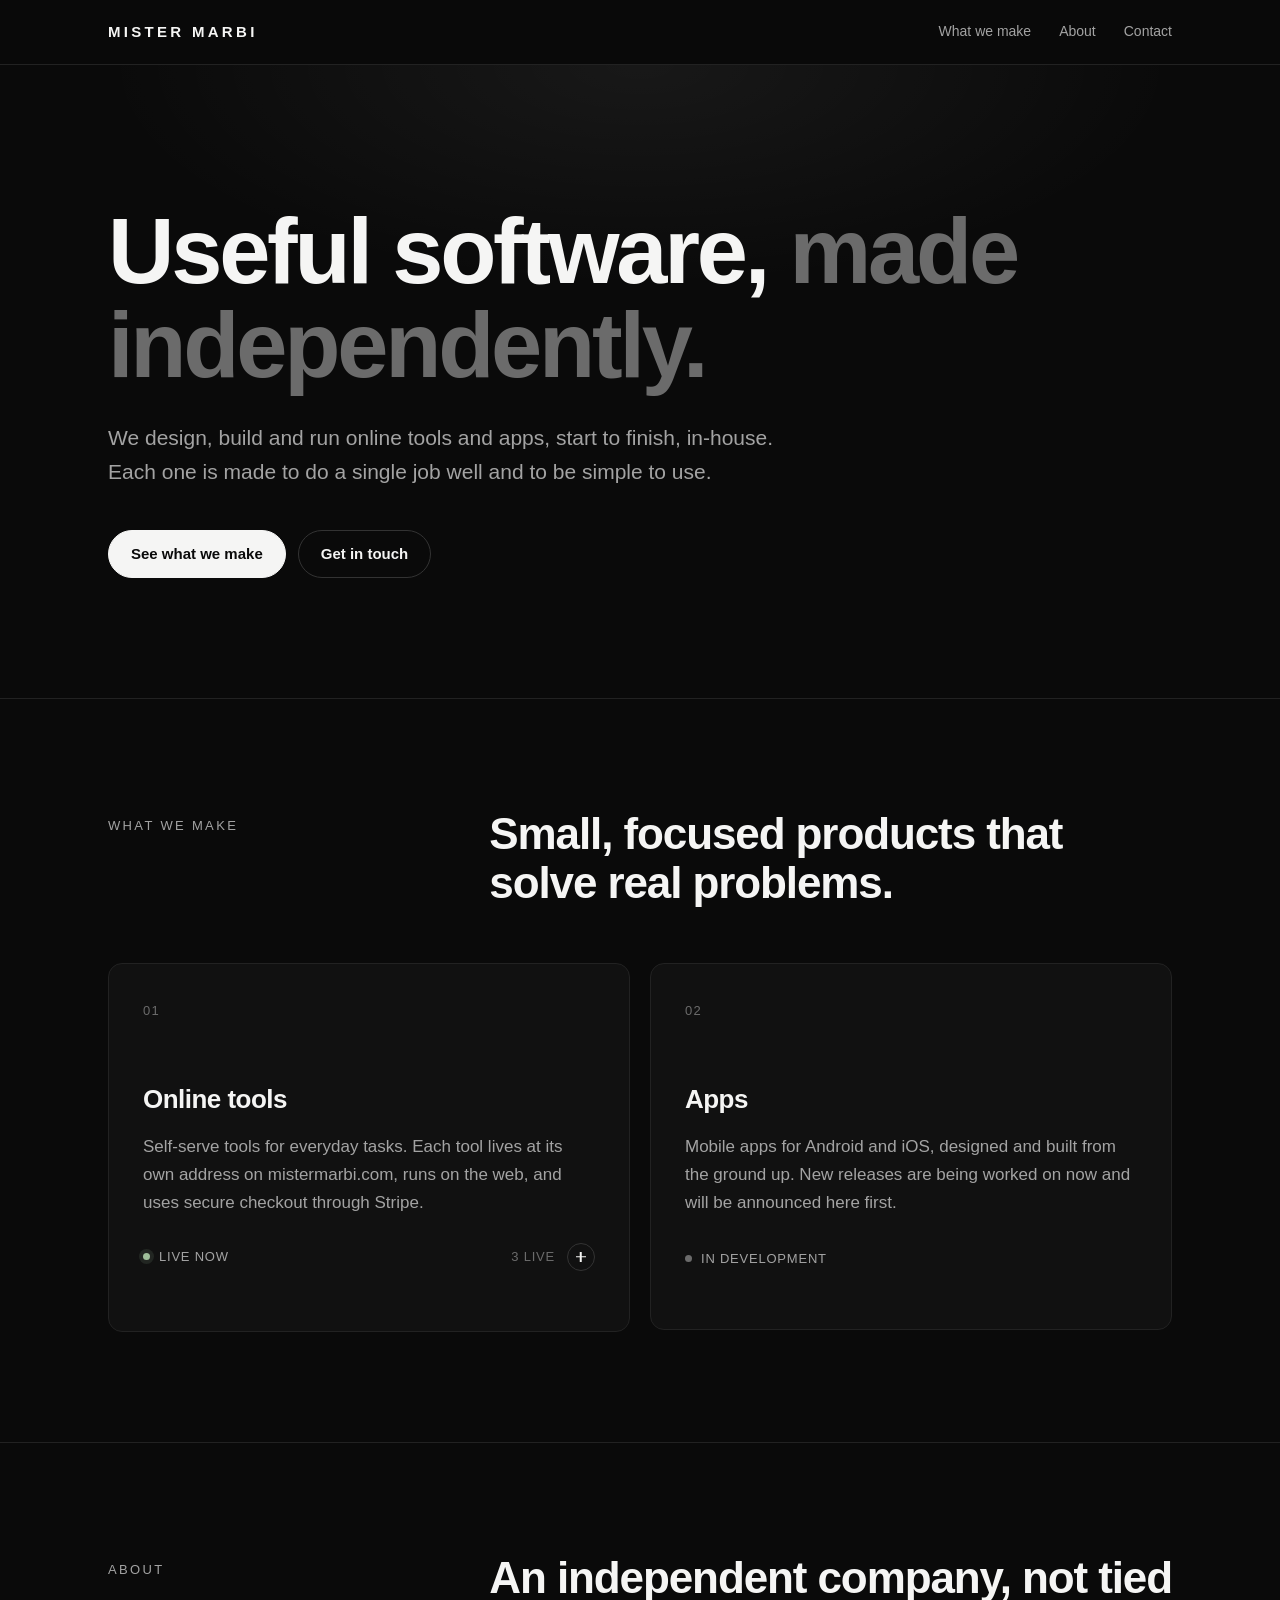
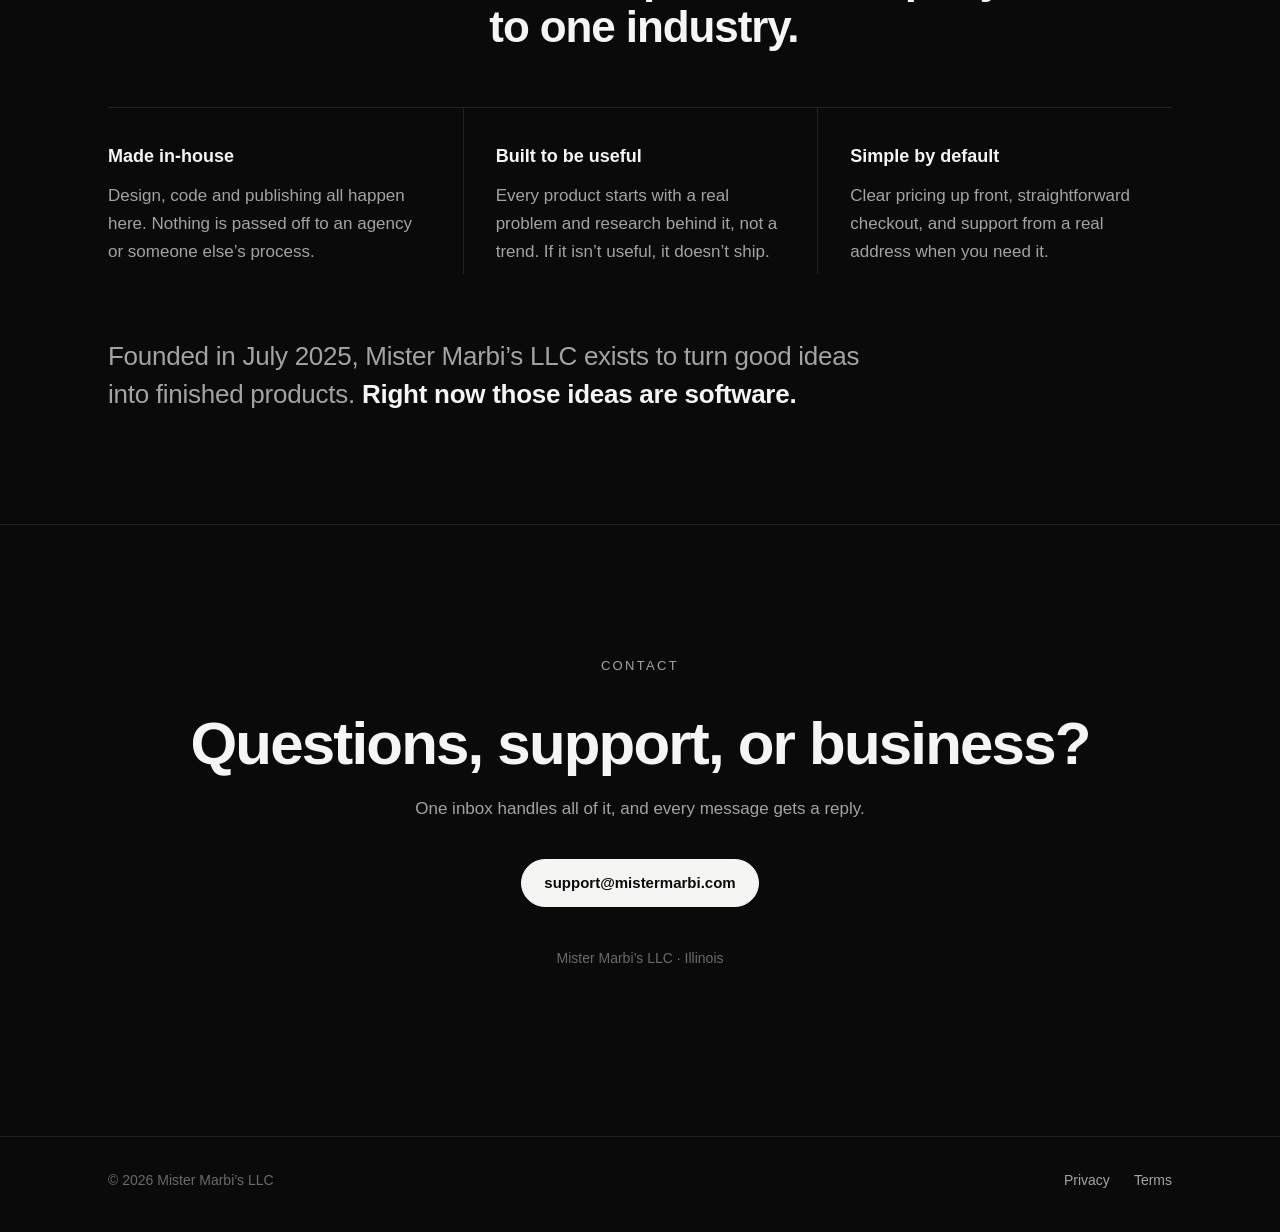
<file: index.html>
<!DOCTYPE html>
<html lang="en">
<head>
<meta charset="utf-8">
<meta name="viewport" content="width=device-width, initial-scale=1">
<title>Mister Marbi — Independent software company</title>
<meta name="description" content="Mister Marbi's LLC is an independent software company in Illinois. We design, build and run useful online tools and apps, in-house.">
<meta name="theme-color" content="#0a0a0a">
<meta property="og:title" content="Mister Marbi">
<meta property="og:description" content="An independent software company building useful online tools and apps.">
<meta property="og:url" content="https://mistermarbi.com/">
<meta property="og:type" content="website">
<link rel="icon" href="favicon.svg" type="image/svg+xml">
<link rel="stylesheet" href="site.css?v=2">
<script>document.documentElement.classList.add('js');</script>
<script src="site.js?v=2" defer></script>
</head>
<body>

<header class="topbar">
  <div class="wrap">
    <a href="/" class="wordmark">MISTER MARBI</a>
    <nav class="nav" aria-label="Main">
      <a href="#work">What we make</a>
      <a href="#about">About</a>
      <a href="#contact">Contact</a>
    </nav>
  </div>
</header>

<main>

  <section class="hero">
    <div class="wrap">
      <h1>Useful software, <span>made independently.</span></h1>
      <p class="lede">We design, build and run online tools and apps, start to finish,
      in-house. Each one is made to do a single job well and to be simple to use.</p>
      <div class="actions">
        <a class="btn btn-solid" href="#work">See what we make</a>
        <a class="btn btn-ghost" href="#contact">Get in touch</a>
      </div>
    </div>
  </section>

  <section class="section" id="work">
    <div class="wrap">
      <div class="section-head">
        <p class="eyebrow">What we make</p>
        <h2>Small, focused products that solve real problems.</h2>
      </div>

      <div class="cards">
        <article class="card card-expand" id="tools-card">
          <div class="card-head">
            <p class="num">01</p>
            <h3><button class="card-toggle" type="button" aria-expanded="false" aria-controls="tools-drawer">Online tools</button></h3>
            <p>Self-serve tools for everyday tasks. Each tool lives at its own
            address on mistermarbi.com, runs on the web, and uses secure
            checkout through Stripe.</p>
            <div class="card-foot">
              <p class="status live">Live now</p>
              <span class="toggle-hint" aria-hidden="true"><span class="toggle-count">3 live</span><span class="plus"></span></span>
            </div>
          </div>
          <div class="drawer" id="tools-drawer">
            <div class="drawer-inner">
              <ul class="tool-list">
                <li style="--i:0">
                  <a class="tool" href="https://tools.mistermarbi.com/">
                    <span class="tool-text">
                      <span class="tool-name">Domain Health</span>
                      <span class="tool-desc">Free email and domain checks (SPF, DKIM, DMARC, MX, SSL), with monitoring.</span>
                    </span>
                    <span class="tool-url">tools.mistermarbi.com</span>
                    <span class="tool-arrow" aria-hidden="true">&#8599;</span>
                  </a>
                </li>
                <li style="--i:1">
                  <a class="tool" href="https://templates.mistermarbi.com/">
                    <span class="tool-text">
                      <span class="tool-name">Templates</span>
                      <span class="tool-desc">Planning spreadsheets for the holidays, weddings, family reunions and scholarships.</span>
                    </span>
                    <span class="tool-url">templates.mistermarbi.com</span>
                    <span class="tool-arrow" aria-hidden="true">&#8599;</span>
                  </a>
                </li>
                <li style="--i:2">
                  <a class="tool" href="https://mistermarbi.etsy.com/" target="_blank" rel="noopener">
                    <span class="tool-text">
                      <span class="tool-name">Etsy shop</span>
                      <span class="tool-desc">Our spreadsheet templates, ready to download.</span>
                    </span>
                    <span class="tool-url">mistermarbi.etsy.com</span>
                    <span class="tool-arrow" aria-hidden="true">&#8599;</span>
                  </a>
                </li>
              </ul>
            </div>
          </div>
        </article>

        <article class="card">
          <p class="num">02</p>
          <h3>Apps</h3>
          <p>Mobile apps for Android and iOS, designed and built from the
          ground up. New releases are being worked on now and will be
          announced here first.</p>
          <p class="status">In development</p>
        </article>
      </div>
    </div>
  </section>

  <section class="section" id="about">
    <div class="wrap">
      <div class="section-head">
        <p class="eyebrow">About</p>
        <h2>An independent company, not tied to one industry.</h2>
      </div>

      <div class="principles">
        <div class="principle">
          <h3>Made in-house</h3>
          <p>Design, code and publishing all happen here. Nothing is passed
          off to an agency or someone else&rsquo;s process.</p>
        </div>
        <div class="principle">
          <h3>Built to be useful</h3>
          <p>Every product starts with a real problem and research behind
          it, not a trend. If it isn&rsquo;t useful, it doesn&rsquo;t ship.</p>
        </div>
        <div class="principle">
          <h3>Simple by default</h3>
          <p>Clear pricing up front, straightforward checkout, and support
          from a real address when you need it.</p>
        </div>
      </div>

      <p class="closing">Founded in July 2025, Mister Marbi&rsquo;s LLC exists to
      turn good ideas into finished products. <strong>Right now those ideas
      are software.</strong></p>
    </div>
  </section>

  <section class="contact" id="contact">
    <div class="wrap">
      <p class="eyebrow">Contact</p>
      <h2>Questions, support, or business?</h2>
      <p>One inbox handles all of it, and every message gets a reply.</p>
      <div class="actions">
        <a class="btn btn-solid" href="mailto:support@mistermarbi.com">support@mistermarbi.com</a>
      </div>
      <p class="address">Mister Marbi&rsquo;s LLC &middot; Illinois</p>
    </div>
  </section>

</main>

<footer class="footer">
  <div class="wrap">
    <span>&copy; 2026 Mister Marbi&rsquo;s LLC</span>
    <nav aria-label="Legal">
      <a href="privacy.html">Privacy</a>
      <a href="terms.html">Terms</a>
    </nav>
  </div>
</footer>

</body>
</html>
</file>
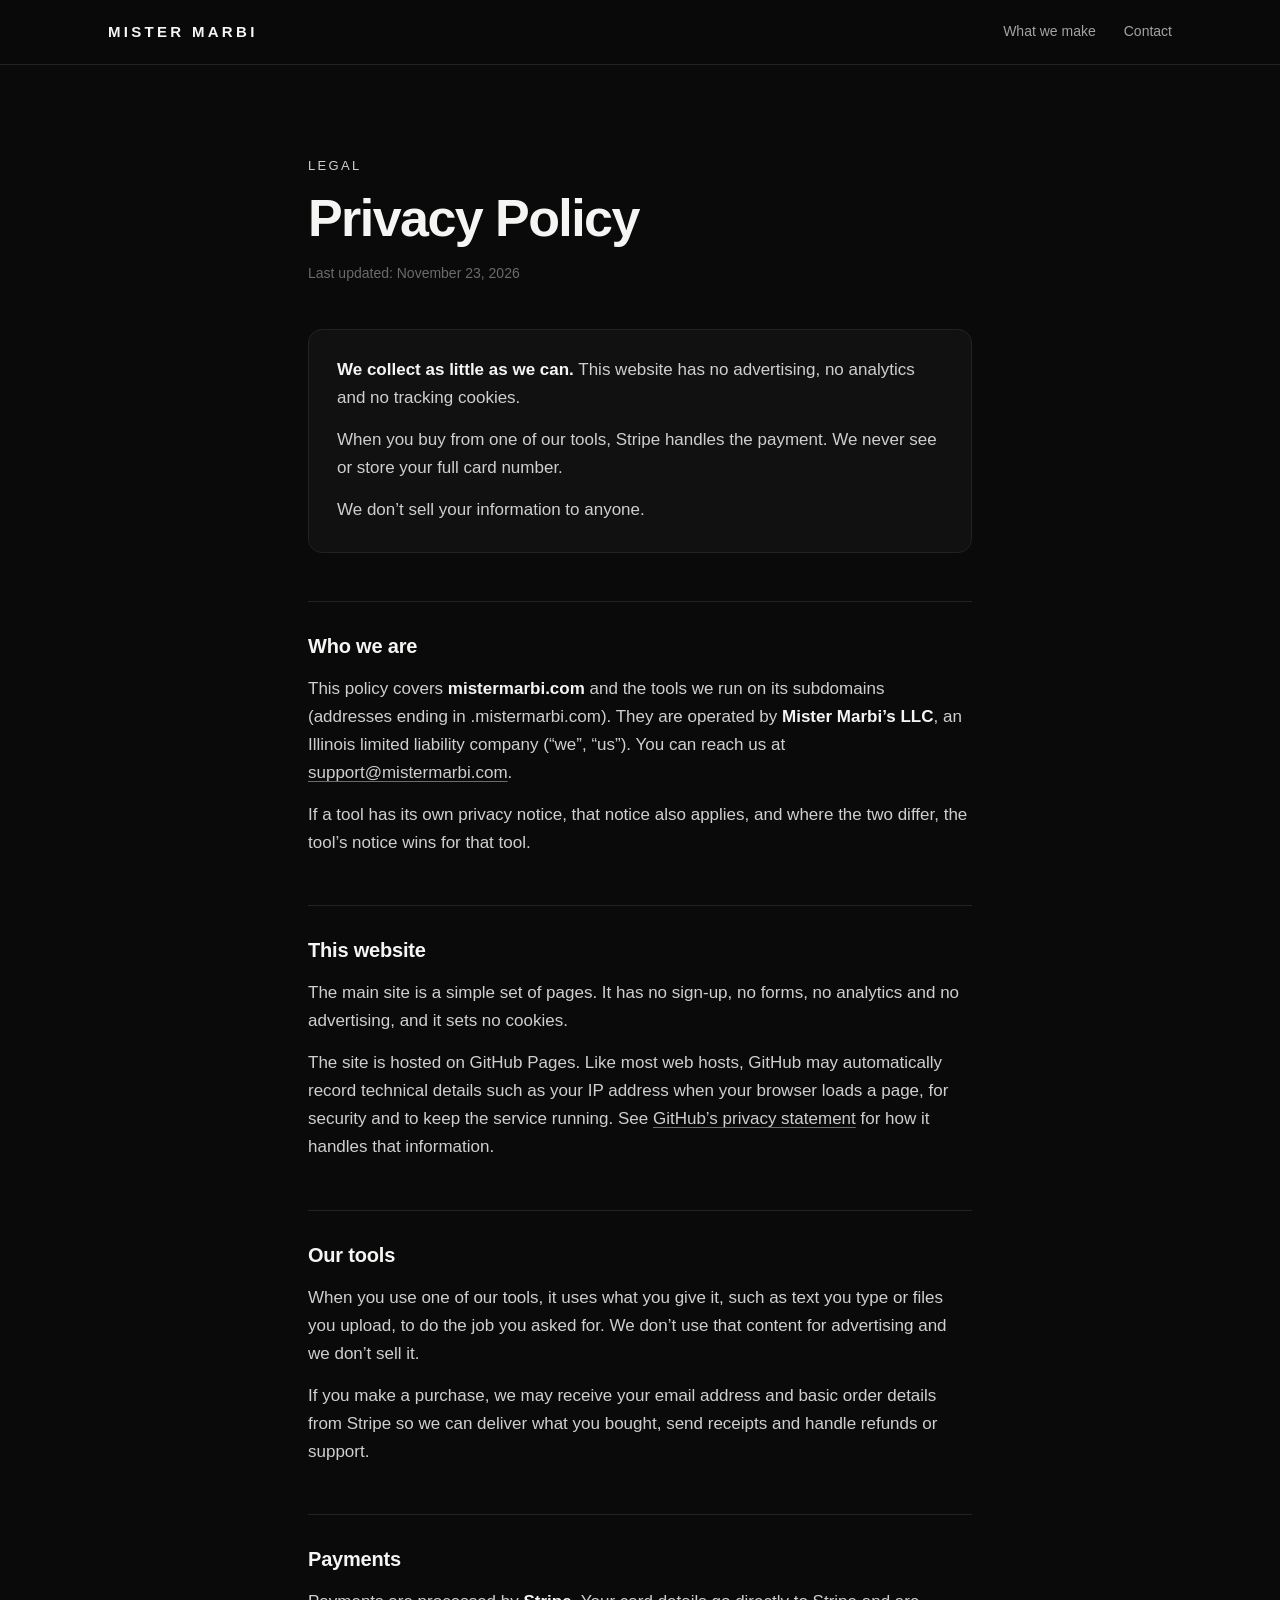
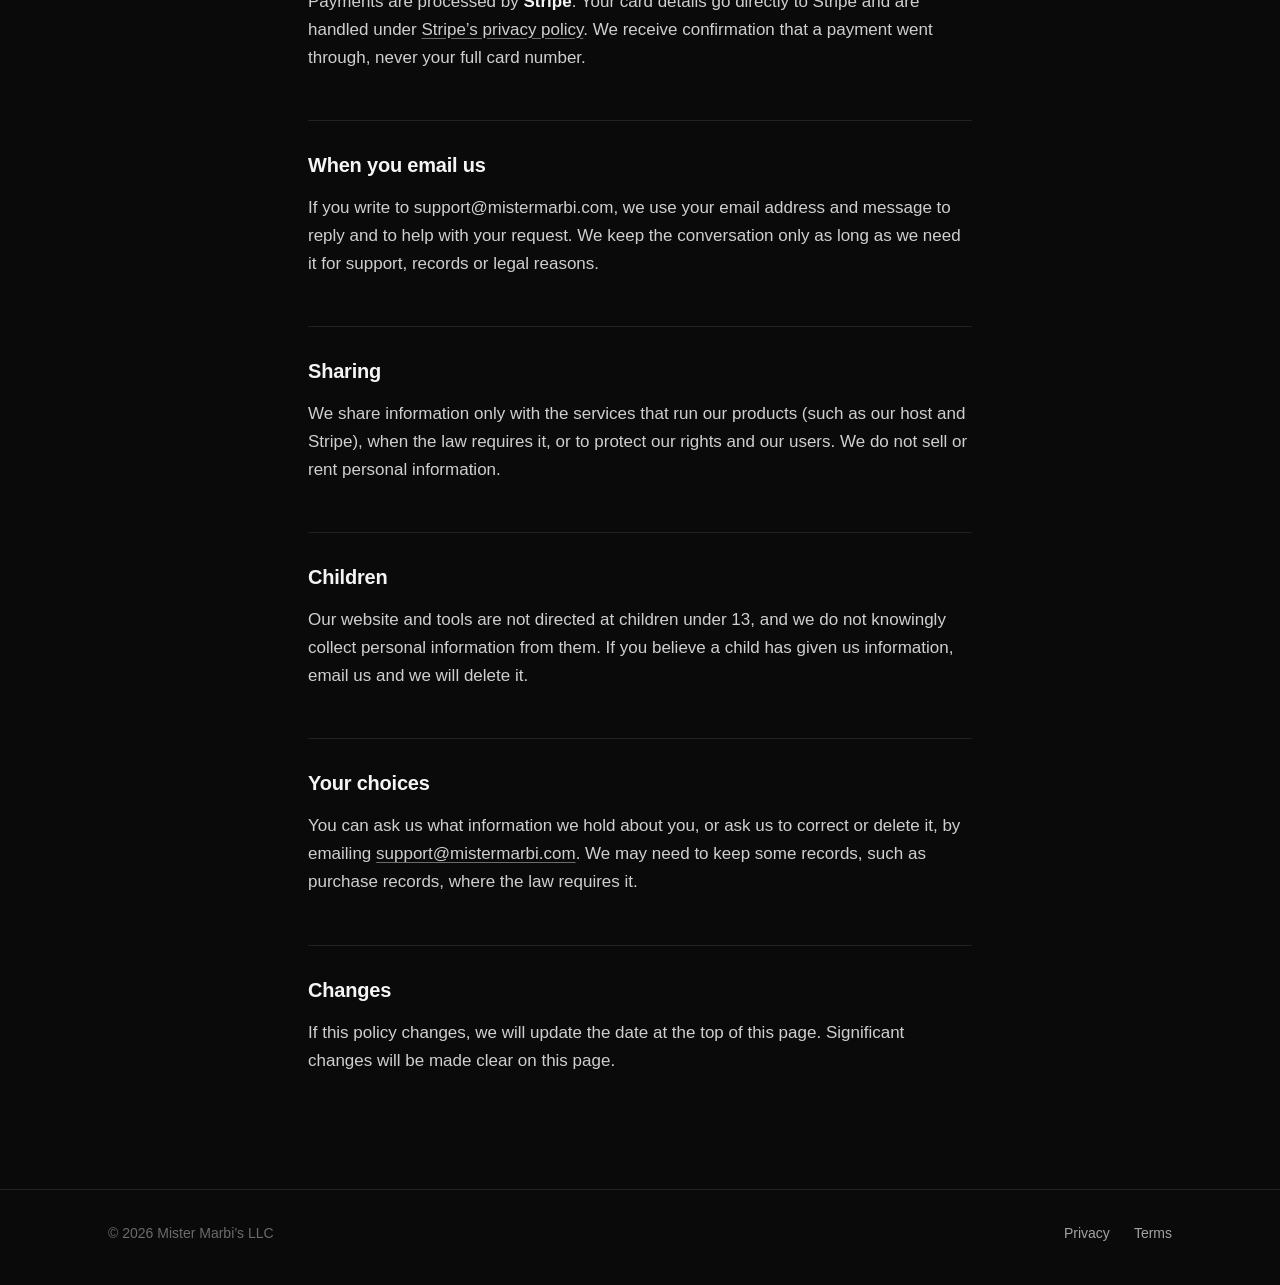
<file: privacy.html>
<!DOCTYPE html>
<html lang="en">
<head>
<meta charset="utf-8">
<meta name="viewport" content="width=device-width, initial-scale=1">
<title>Privacy Policy — Mister Marbi</title>
<meta name="description" content="Privacy policy for mistermarbi.com and the tools Mister Marbi's LLC runs on its subdomains.">
<meta name="theme-color" content="#0a0a0a">
<link rel="icon" href="favicon.svg" type="image/svg+xml">
<link rel="stylesheet" href="site.css?v=2">
</head>
<body>

<header class="topbar">
  <div class="wrap">
    <a href="/" class="wordmark">MISTER MARBI</a>
    <nav class="nav" aria-label="Main">
      <a href="/#work">What we make</a>
      <a href="/#contact">Contact</a>
    </nav>
  </div>
</header>

<main class="legal">

<p class="eyebrow">Legal</p>
<h1>Privacy Policy</h1>
<p class="updated">Last updated: November 23, 2026</p>

<div class="summary">
  <p><strong>We collect as little as we can.</strong> This website has no
  advertising, no analytics and no tracking cookies.</p>
  <p>When you buy from one of our tools, Stripe handles the payment. We never
  see or store your full card number.</p>
  <p>We don&rsquo;t sell your information to anyone.</p>
</div>

<h2>Who we are</h2>
<p>This policy covers <strong>mistermarbi.com</strong> and the tools we run on
its subdomains (addresses ending in .mistermarbi.com). They are operated by
<strong>Mister Marbi&rsquo;s LLC</strong>, an Illinois limited liability company
(&ldquo;we&rdquo;, &ldquo;us&rdquo;). You can reach us at
<a href="mailto:support@mistermarbi.com">support@mistermarbi.com</a>.</p>
<p>If a tool has its own privacy notice, that notice also applies, and where the
two differ, the tool&rsquo;s notice wins for that tool.</p>

<h2>This website</h2>
<p>The main site is a simple set of pages. It has no sign-up, no forms, no
analytics and no advertising, and it sets no cookies.</p>
<p>The site is hosted on GitHub Pages. Like most web hosts, GitHub may
automatically record technical details such as your IP address when your
browser loads a page, for security and to keep the service running. See
<a href="https://docs.github.com/en/site-policy/privacy-policies/github-general-privacy-statement">GitHub&rsquo;s privacy statement</a>
for how it handles that information.</p>

<h2>Our tools</h2>
<p>When you use one of our tools, it uses what you give it, such as text you
type or files you upload, to do the job you asked for. We don&rsquo;t use that
content for advertising and we don&rsquo;t sell it.</p>
<p>If you make a purchase, we may receive your email address and basic order
details from Stripe so we can deliver what you bought, send receipts and
handle refunds or support.</p>

<h2>Payments</h2>
<p>Payments are processed by <strong>Stripe</strong>. Your card details go
directly to Stripe and are handled under
<a href="https://stripe.com/privacy">Stripe&rsquo;s privacy policy</a>. We
receive confirmation that a payment went through, never your full card
number.</p>

<h2>When you email us</h2>
<p>If you write to support@mistermarbi.com, we use your email address and
message to reply and to help with your request. We keep the conversation
only as long as we need it for support, records or legal reasons.</p>

<h2>Sharing</h2>
<p>We share information only with the services that run our products
(such as our host and Stripe), when the law requires it, or to protect our
rights and our users. We do not sell or rent personal information.</p>

<h2>Children</h2>
<p>Our website and tools are not directed at children under 13, and we do
not knowingly collect personal information from them. If you believe a
child has given us information, email us and we will delete it.</p>

<h2>Your choices</h2>
<p>You can ask us what information we hold about you, or ask us to correct
or delete it, by emailing
<a href="mailto:support@mistermarbi.com">support@mistermarbi.com</a>. We may
need to keep some records, such as purchase records, where the law requires
it.</p>

<h2>Changes</h2>
<p>If this policy changes, we will update the date at the top of this page.
Significant changes will be made clear on this page.</p>

</main>

<footer class="footer">
  <div class="wrap">
    <span>&copy; 2026 Mister Marbi&rsquo;s LLC</span>
    <nav aria-label="Legal">
      <a href="privacy.html">Privacy</a>
      <a href="terms.html">Terms</a>
    </nav>
  </div>
</footer>

</body>
</html>
</file>
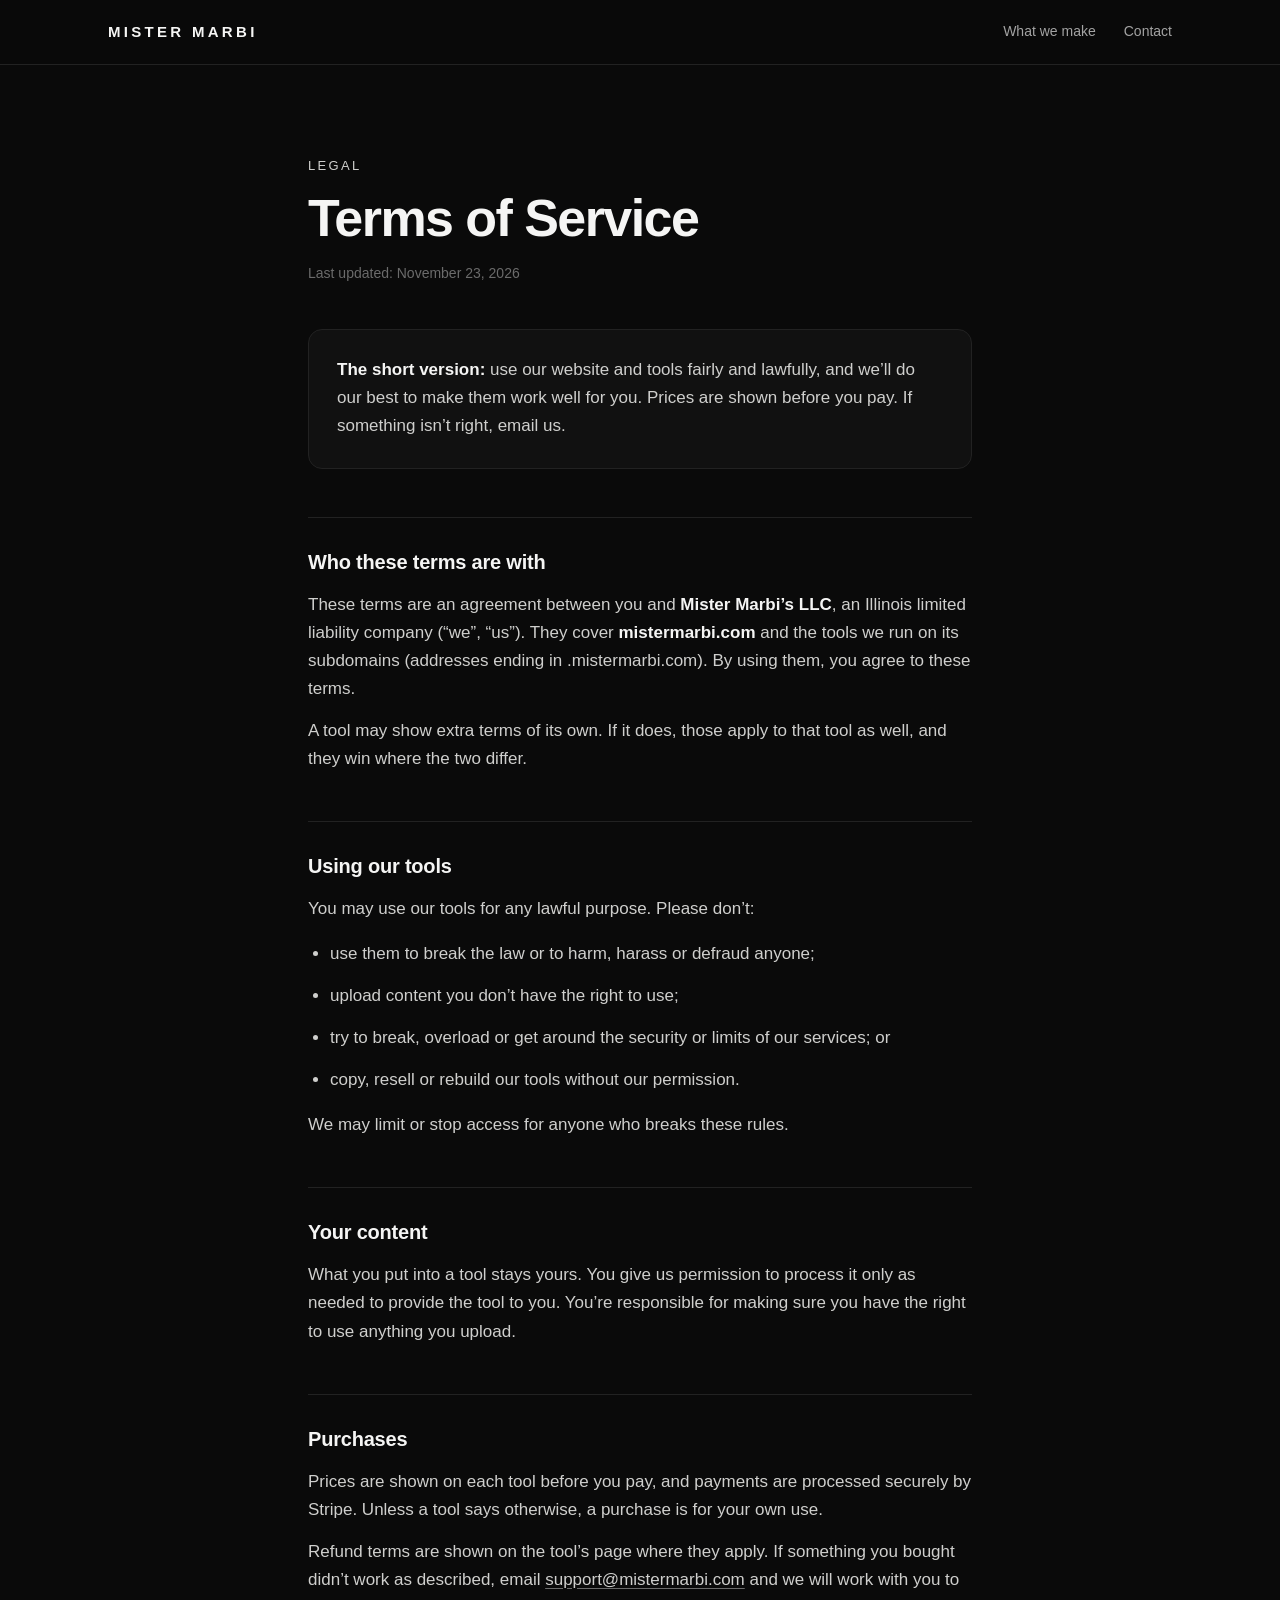
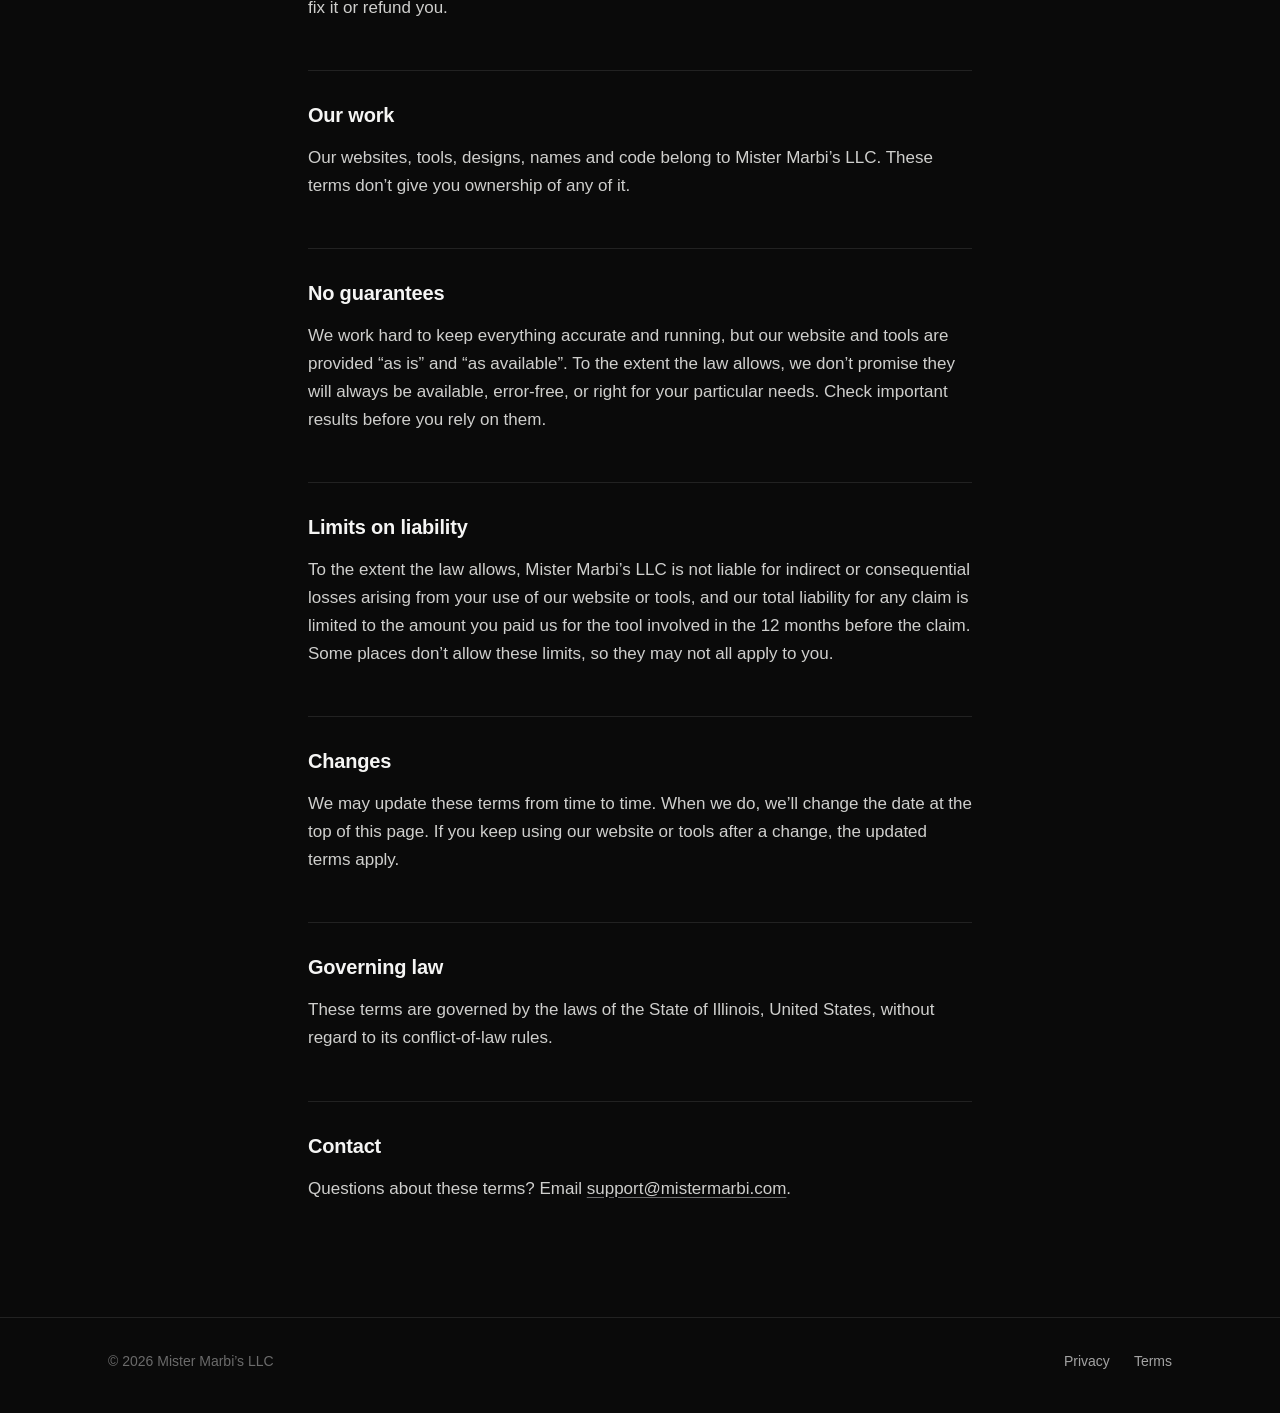
<file: terms.html>
<!DOCTYPE html>
<html lang="en">
<head>
<meta charset="utf-8">
<meta name="viewport" content="width=device-width, initial-scale=1">
<title>Terms of Service — Mister Marbi</title>
<meta name="description" content="Terms of service for mistermarbi.com and the tools Mister Marbi's LLC runs on its subdomains.">
<meta name="theme-color" content="#0a0a0a">
<link rel="icon" href="favicon.svg" type="image/svg+xml">
<link rel="stylesheet" href="site.css?v=2">
</head>
<body>

<header class="topbar">
  <div class="wrap">
    <a href="/" class="wordmark">MISTER MARBI</a>
    <nav class="nav" aria-label="Main">
      <a href="/#work">What we make</a>
      <a href="/#contact">Contact</a>
    </nav>
  </div>
</header>

<main class="legal">

<p class="eyebrow">Legal</p>
<h1>Terms of Service</h1>
<p class="updated">Last updated: November 23, 2026</p>

<div class="summary">
  <p><strong>The short version:</strong> use our website and tools fairly and
  lawfully, and we&rsquo;ll do our best to make them work well for you. Prices
  are shown before you pay. If something isn&rsquo;t right, email us.</p>
</div>

<h2>Who these terms are with</h2>
<p>These terms are an agreement between you and <strong>Mister Marbi&rsquo;s
LLC</strong>, an Illinois limited liability company (&ldquo;we&rdquo;,
&ldquo;us&rdquo;). They cover <strong>mistermarbi.com</strong> and the tools we
run on its subdomains (addresses ending in .mistermarbi.com). By using them,
you agree to these terms.</p>
<p>A tool may show extra terms of its own. If it does, those apply to that
tool as well, and they win where the two differ.</p>

<h2>Using our tools</h2>
<p>You may use our tools for any lawful purpose. Please don&rsquo;t:</p>
<ul>
  <li>use them to break the law or to harm, harass or defraud anyone;</li>
  <li>upload content you don&rsquo;t have the right to use;</li>
  <li>try to break, overload or get around the security or limits of our
  services; or</li>
  <li>copy, resell or rebuild our tools without our permission.</li>
</ul>
<p>We may limit or stop access for anyone who breaks these rules.</p>

<h2>Your content</h2>
<p>What you put into a tool stays yours. You give us permission to process it
only as needed to provide the tool to you. You&rsquo;re responsible for making
sure you have the right to use anything you upload.</p>

<h2>Purchases</h2>
<p>Prices are shown on each tool before you pay, and payments are processed
securely by Stripe. Unless a tool says otherwise, a purchase is for your own
use.</p>
<p>Refund terms are shown on the tool&rsquo;s page where they apply. If
something you bought didn&rsquo;t work as described, email
<a href="mailto:support@mistermarbi.com">support@mistermarbi.com</a> and we
will work with you to fix it or refund you.</p>

<h2>Our work</h2>
<p>Our websites, tools, designs, names and code belong to Mister Marbi&rsquo;s
LLC. These terms don&rsquo;t give you ownership of any of it.</p>

<h2>No guarantees</h2>
<p>We work hard to keep everything accurate and running, but our website and
tools are provided &ldquo;as is&rdquo; and &ldquo;as available&rdquo;. To the
extent the law allows, we don&rsquo;t promise they will always be available,
error-free, or right for your particular needs. Check important results
before you rely on them.</p>

<h2>Limits on liability</h2>
<p>To the extent the law allows, Mister Marbi&rsquo;s LLC is not liable for
indirect or consequential losses arising from your use of our website or
tools, and our total liability for any claim is limited to the amount you
paid us for the tool involved in the 12 months before the claim. Some places
don&rsquo;t allow these limits, so they may not all apply to you.</p>

<h2>Changes</h2>
<p>We may update these terms from time to time. When we do, we&rsquo;ll change
the date at the top of this page. If you keep using our website or tools
after a change, the updated terms apply.</p>

<h2>Governing law</h2>
<p>These terms are governed by the laws of the State of Illinois, United
States, without regard to its conflict-of-law rules.</p>

<h2>Contact</h2>
<p>Questions about these terms? Email
<a href="mailto:support@mistermarbi.com">support@mistermarbi.com</a>.</p>

</main>

<footer class="footer">
  <div class="wrap">
    <span>&copy; 2026 Mister Marbi&rsquo;s LLC</span>
    <nav aria-label="Legal">
      <a href="privacy.html">Privacy</a>
      <a href="terms.html">Terms</a>
    </nav>
  </div>
</footer>

</body>
</html>
</file>
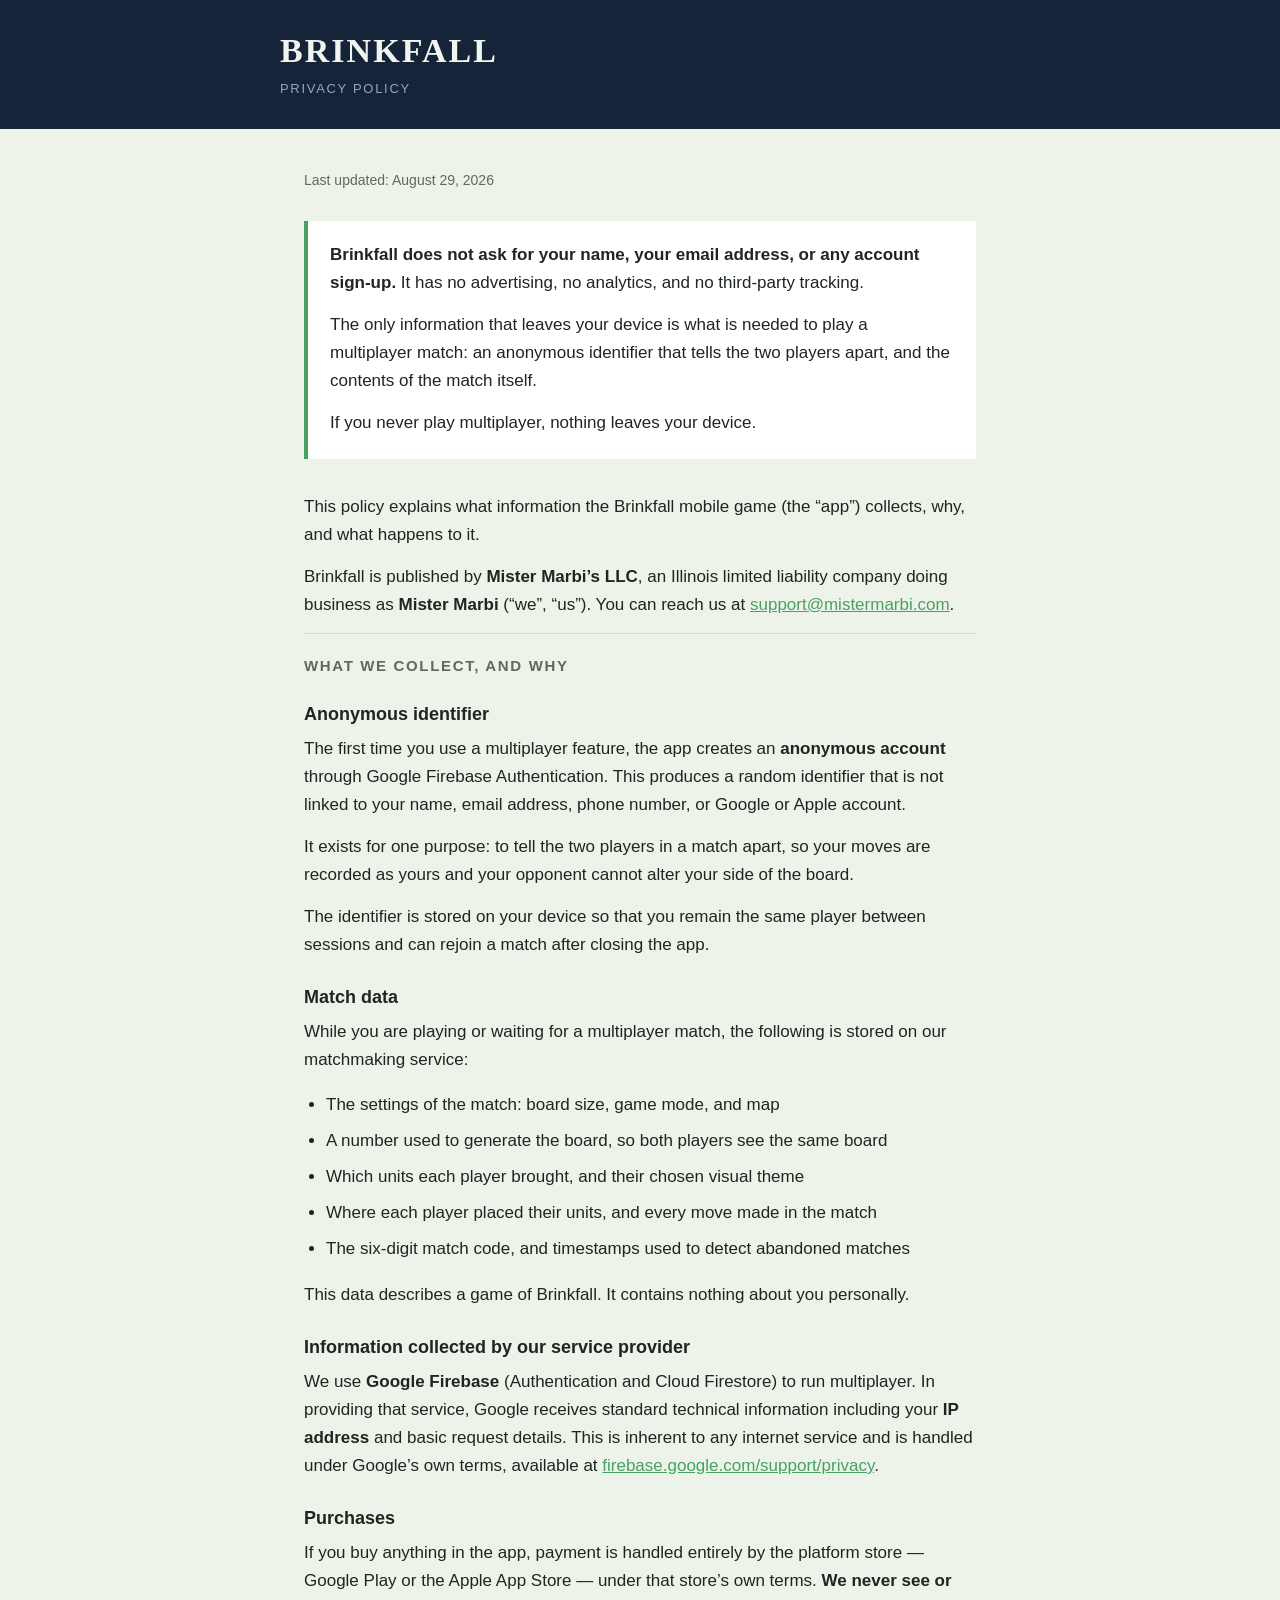
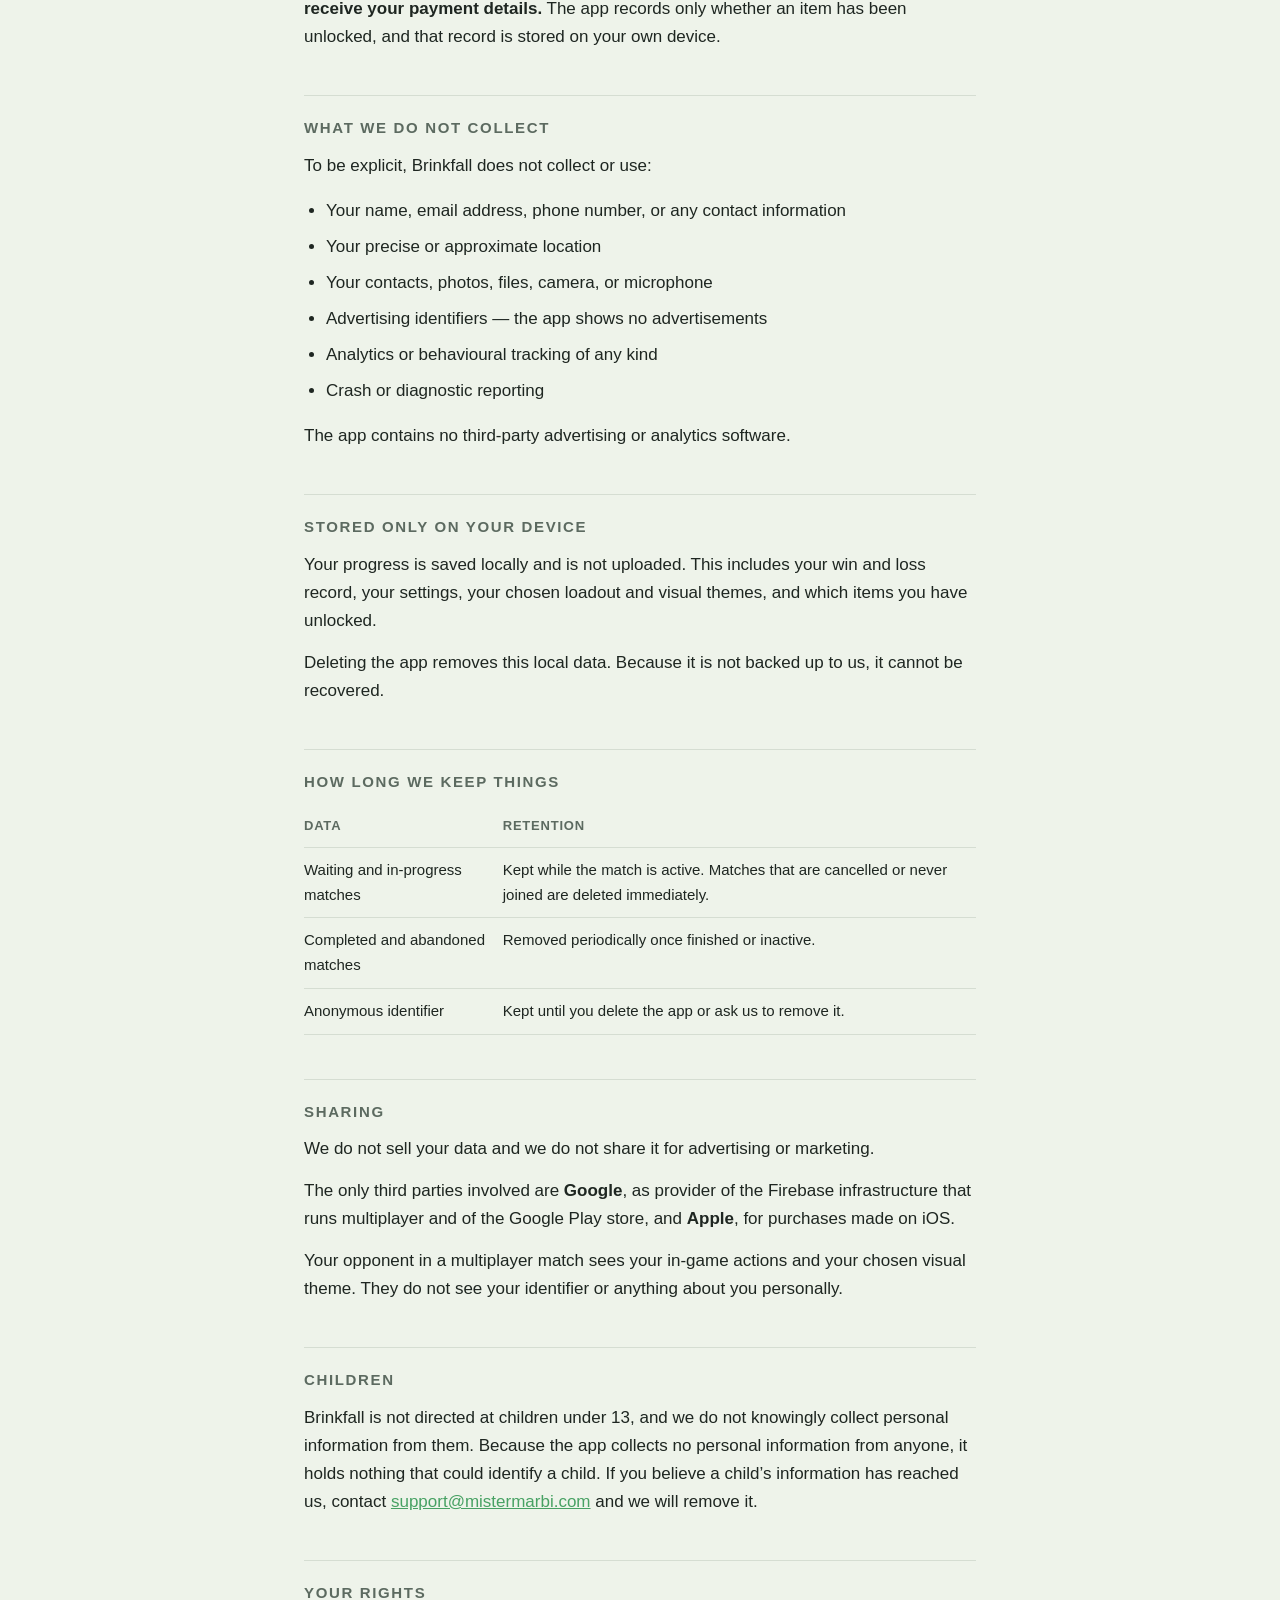
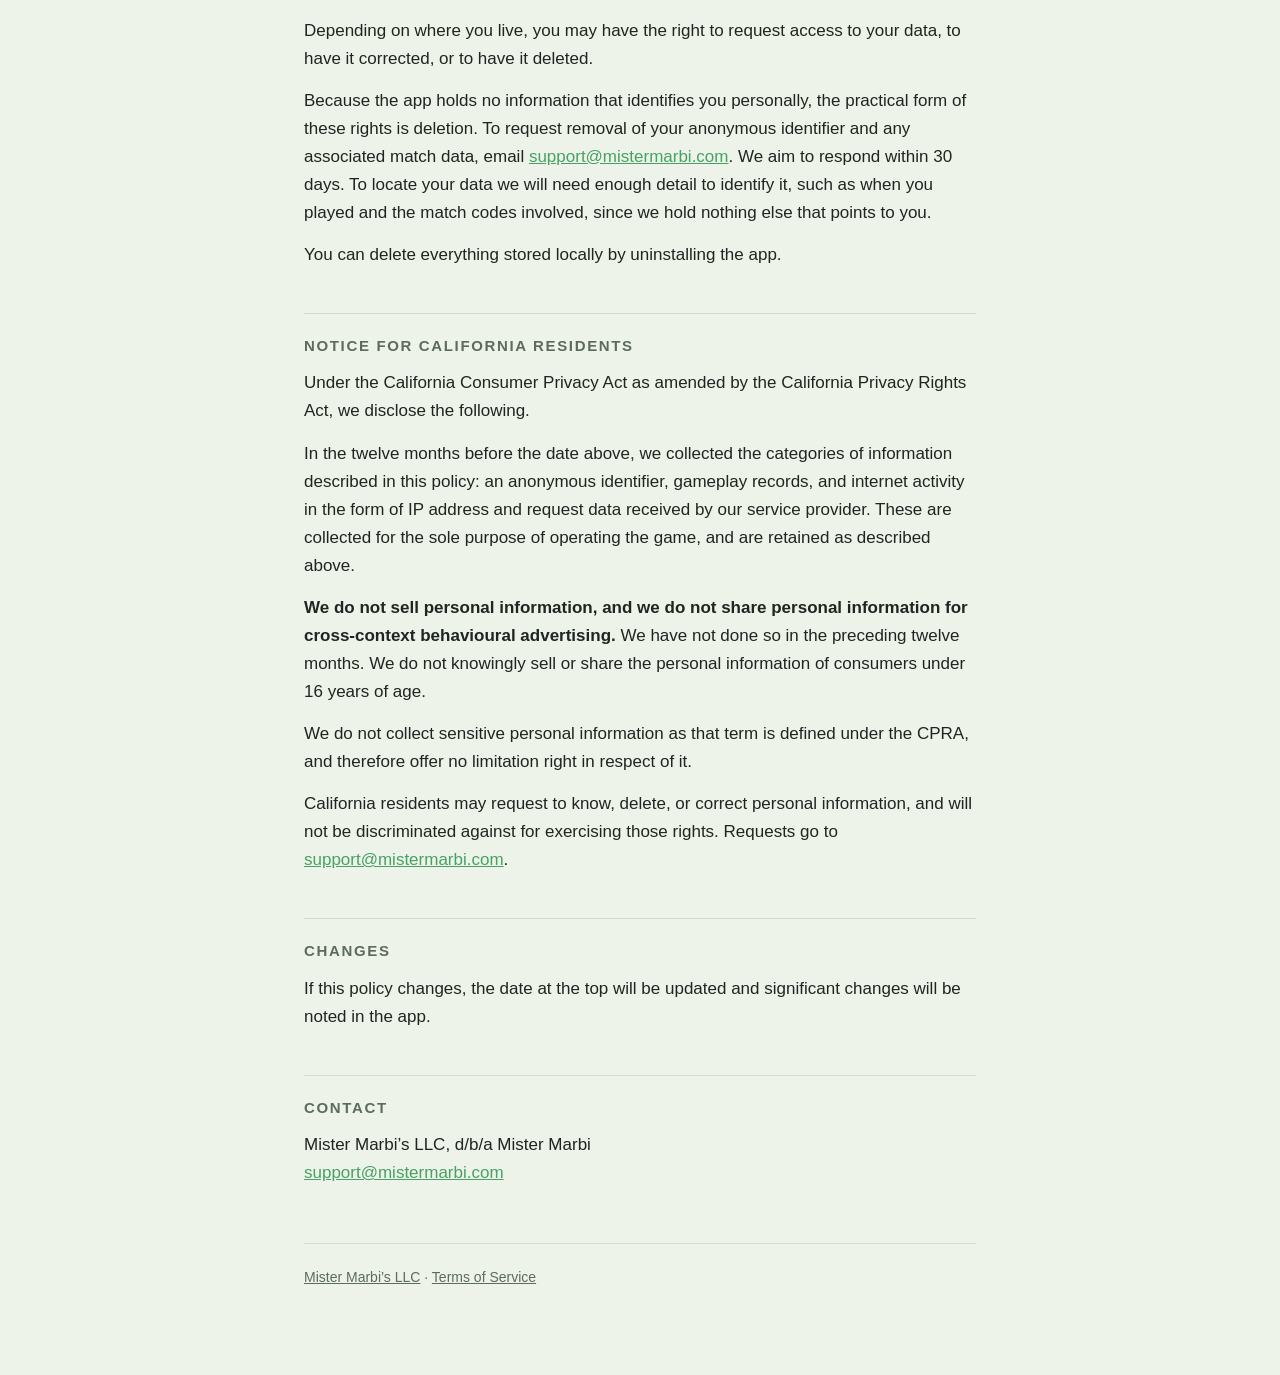
<file: brinkfall/privacy.html>
<!DOCTYPE html>
<html lang="en">
<head>
<meta charset="utf-8">
<meta name="viewport" content="width=device-width, initial-scale=1">
<title>Privacy Policy — Brinkfall</title>
<meta name="description" content="Privacy policy for the Brinkfall mobile game by Mister Marbi's LLC.">
<link rel="stylesheet" href="style.css">
</head>
<body>

<header>
  <div class="bar">
    <h1 class="wordmark"><a href="/">BRINKFALL</a></h1>
    <p class="doctype">Privacy Policy</p>
  </div>
</header>

<main>

<p class="updated">Last updated: August 29, 2026</p>

<div class="summary">
  <p><strong>Brinkfall does not ask for your name, your email address, or any
  account sign-up.</strong> It has no advertising, no analytics, and no
  third-party tracking.</p>
  <p>The only information that leaves your device is what is needed to play a
  multiplayer match: an anonymous identifier that tells the two players
  apart, and the contents of the match itself.</p>
  <p>If you never play multiplayer, nothing leaves your device.</p>
</div>

<p>This policy explains what information the Brinkfall mobile game (the
&ldquo;app&rdquo;) collects, why, and what happens to it.</p>

<p>Brinkfall is published by <strong>Mister Marbi&rsquo;s LLC</strong>, an
Illinois limited liability company doing business as <strong>Mister
Marbi</strong> (&ldquo;we&rdquo;, &ldquo;us&rdquo;). You can reach us at
<a href="mailto:support@mistermarbi.com">support@mistermarbi.com</a>.</p>

<h2>What we collect, and why</h2>

<h3>Anonymous identifier</h3>
<p>The first time you use a multiplayer feature, the app creates an
<strong>anonymous account</strong> through Google Firebase Authentication.
This produces a random identifier that is not linked to your name, email
address, phone number, or Google or Apple account.</p>
<p>It exists for one purpose: to tell the two players in a match apart, so
your moves are recorded as yours and your opponent cannot alter your side of
the board.</p>
<p>The identifier is stored on your device so that you remain the same player
between sessions and can rejoin a match after closing the app.</p>

<h3>Match data</h3>
<p>While you are playing or waiting for a multiplayer match, the following is
stored on our matchmaking service:</p>
<ul>
  <li>The settings of the match: board size, game mode, and map</li>
  <li>A number used to generate the board, so both players see the same board</li>
  <li>Which units each player brought, and their chosen visual theme</li>
  <li>Where each player placed their units, and every move made in the match</li>
  <li>The six-digit match code, and timestamps used to detect abandoned matches</li>
</ul>
<p>This data describes a game of Brinkfall. It contains nothing about you
personally.</p>

<h3>Information collected by our service provider</h3>
<p>We use <strong>Google Firebase</strong> (Authentication and Cloud
Firestore) to run multiplayer. In providing that service, Google receives
standard technical information including your <strong>IP address</strong> and
basic request details. This is inherent to any internet service and is
handled under Google&rsquo;s own terms, available at
<a href="https://firebase.google.com/support/privacy">firebase.google.com/support/privacy</a>.</p>

<h3>Purchases</h3>
<p>If you buy anything in the app, payment is handled entirely by the platform
store &mdash; Google Play or the Apple App Store &mdash; under that
store&rsquo;s own terms. <strong>We never see or receive your payment
details.</strong> The app records only whether an item has been unlocked, and
that record is stored on your own device.</p>

<h2>What we do not collect</h2>
<p>To be explicit, Brinkfall does not collect or use:</p>
<ul>
  <li>Your name, email address, phone number, or any contact information</li>
  <li>Your precise or approximate location</li>
  <li>Your contacts, photos, files, camera, or microphone</li>
  <li>Advertising identifiers &mdash; the app shows no advertisements</li>
  <li>Analytics or behavioural tracking of any kind</li>
  <li>Crash or diagnostic reporting</li>
</ul>
<p>The app contains no third-party advertising or analytics software.</p>

<h2>Stored only on your device</h2>
<p>Your progress is saved locally and is not uploaded. This includes your win
and loss record, your settings, your chosen loadout and visual themes, and
which items you have unlocked.</p>
<p>Deleting the app removes this local data. Because it is not backed up to
us, it cannot be recovered.</p>

<h2>How long we keep things</h2>
<table>
  <tr><th>Data</th><th>Retention</th></tr>
  <tr>
    <td>Waiting and in-progress matches</td>
    <td>Kept while the match is active. Matches that are cancelled or never
    joined are deleted immediately.</td>
  </tr>
  <tr>
    <td>Completed and abandoned matches</td>
    <td>Removed periodically once finished or inactive.</td>
  </tr>
  <tr>
    <td>Anonymous identifier</td>
    <td>Kept until you delete the app or ask us to remove it.</td>
  </tr>
</table>

<h2>Sharing</h2>
<p>We do not sell your data and we do not share it for advertising or
marketing.</p>
<p>The only third parties involved are <strong>Google</strong>, as provider of
the Firebase infrastructure that runs multiplayer and of the Google Play
store, and <strong>Apple</strong>, for purchases made on iOS.</p>
<p>Your opponent in a multiplayer match sees your in-game actions and your
chosen visual theme. They do not see your identifier or anything about you
personally.</p>

<h2>Children</h2>
<p>Brinkfall is not directed at children under 13, and we do not knowingly
collect personal information from them. Because the app collects no personal
information from anyone, it holds nothing that could identify a child. If you
believe a child&rsquo;s information has reached us, contact
<a href="mailto:support@mistermarbi.com">support@mistermarbi.com</a>
and we will remove it.</p>

<h2>Your rights</h2>
<p>Depending on where you live, you may have the right to request access to
your data, to have it corrected, or to have it deleted.</p>
<p>Because the app holds no information that identifies you personally, the
practical form of these rights is deletion. To request removal of your
anonymous identifier and any associated match data, email
<a href="mailto:support@mistermarbi.com">support@mistermarbi.com</a>.
We aim to respond within 30 days. To locate your data we will need enough
detail to identify it, such as when you played and the match codes involved,
since we hold nothing else that points to you.</p>
<p>You can delete everything stored locally by uninstalling the app.</p>

<h2>Notice for California residents</h2>
<p>Under the California Consumer Privacy Act as amended by the California
Privacy Rights Act, we disclose the following.</p>
<p>In the twelve months before the date above, we collected the categories of
information described in this policy: an anonymous identifier, gameplay
records, and internet activity in the form of IP address and request data
received by our service provider. These are collected for the sole purpose of
operating the game, and are retained as described above.</p>
<p><strong>We do not sell personal information, and we do not share personal
information for cross-context behavioural advertising.</strong> We have not
done so in the preceding twelve months. We do not knowingly sell or share the
personal information of consumers under 16 years of age.</p>
<p>We do not collect sensitive personal information as that term is defined
under the CPRA, and therefore offer no limitation right in respect of it.</p>
<p>California residents may request to know, delete, or correct personal
information, and will not be discriminated against for exercising those
rights. Requests go to
<a href="mailto:support@mistermarbi.com">support@mistermarbi.com</a>.</p>

<h2>Changes</h2>
<p>If this policy changes, the date at the top will be updated and significant
changes will be noted in the app.</p>

<h2>Contact</h2>
<p>Mister Marbi&rsquo;s LLC, d/b/a Mister Marbi<br>
<a href="mailto:support@mistermarbi.com">support@mistermarbi.com</a></p>

<footer>
  <p><a href="/">Mister Marbi&rsquo;s LLC</a> &middot;
     <a href="terms.html">Terms of Service</a></p>
</footer>

</main>
</body>
</html>
</file>
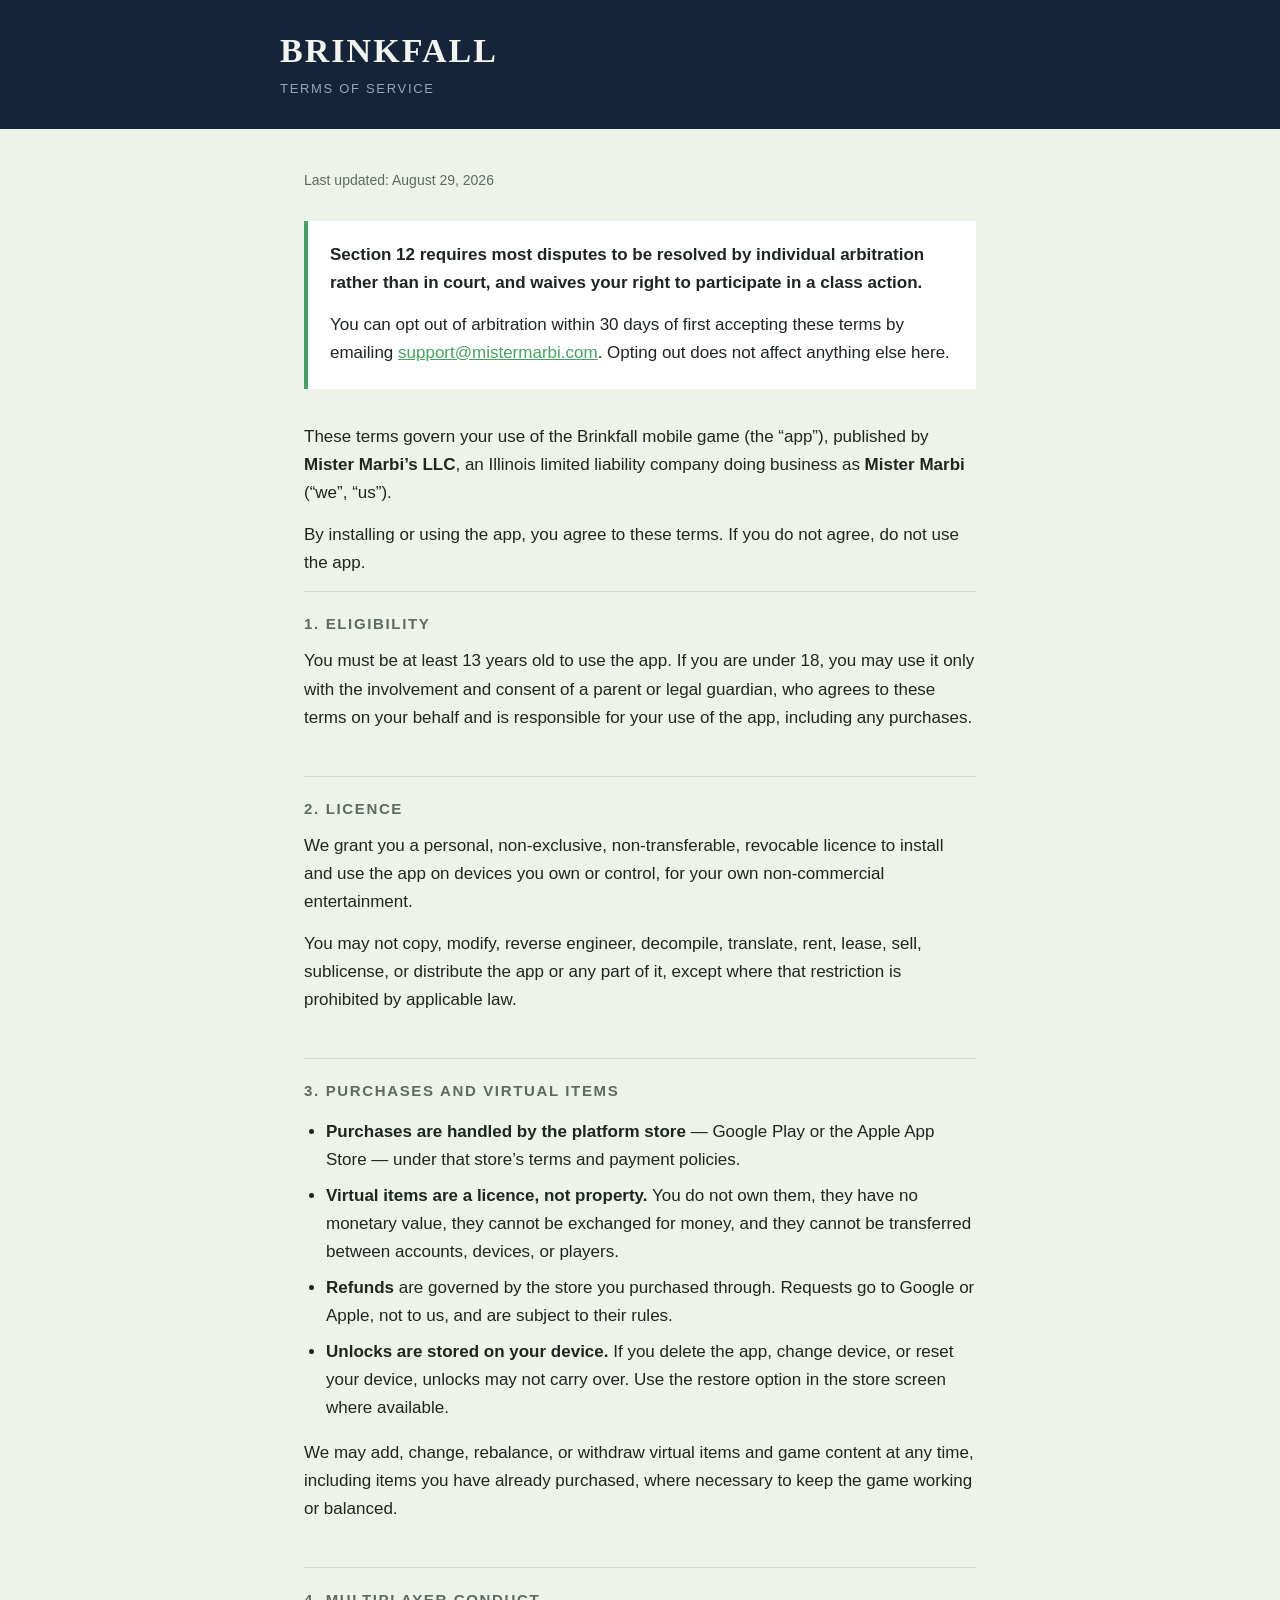
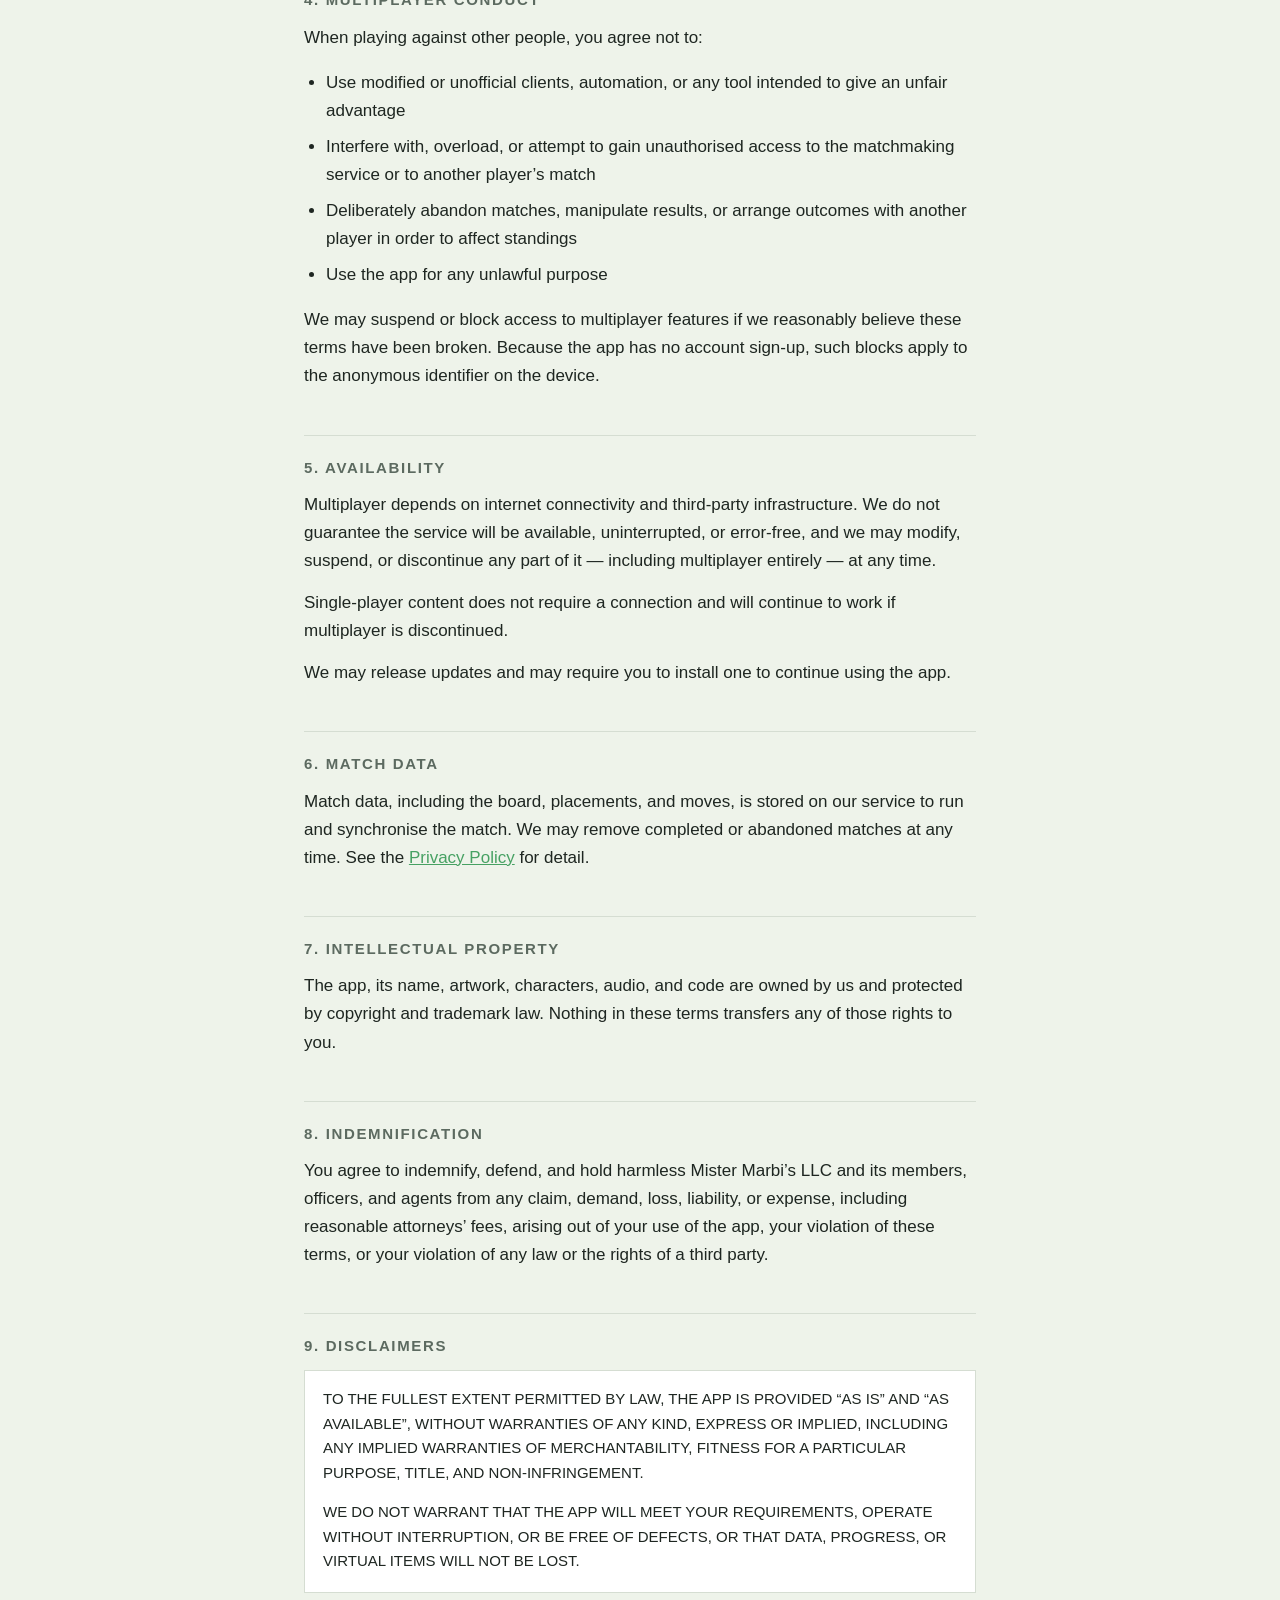
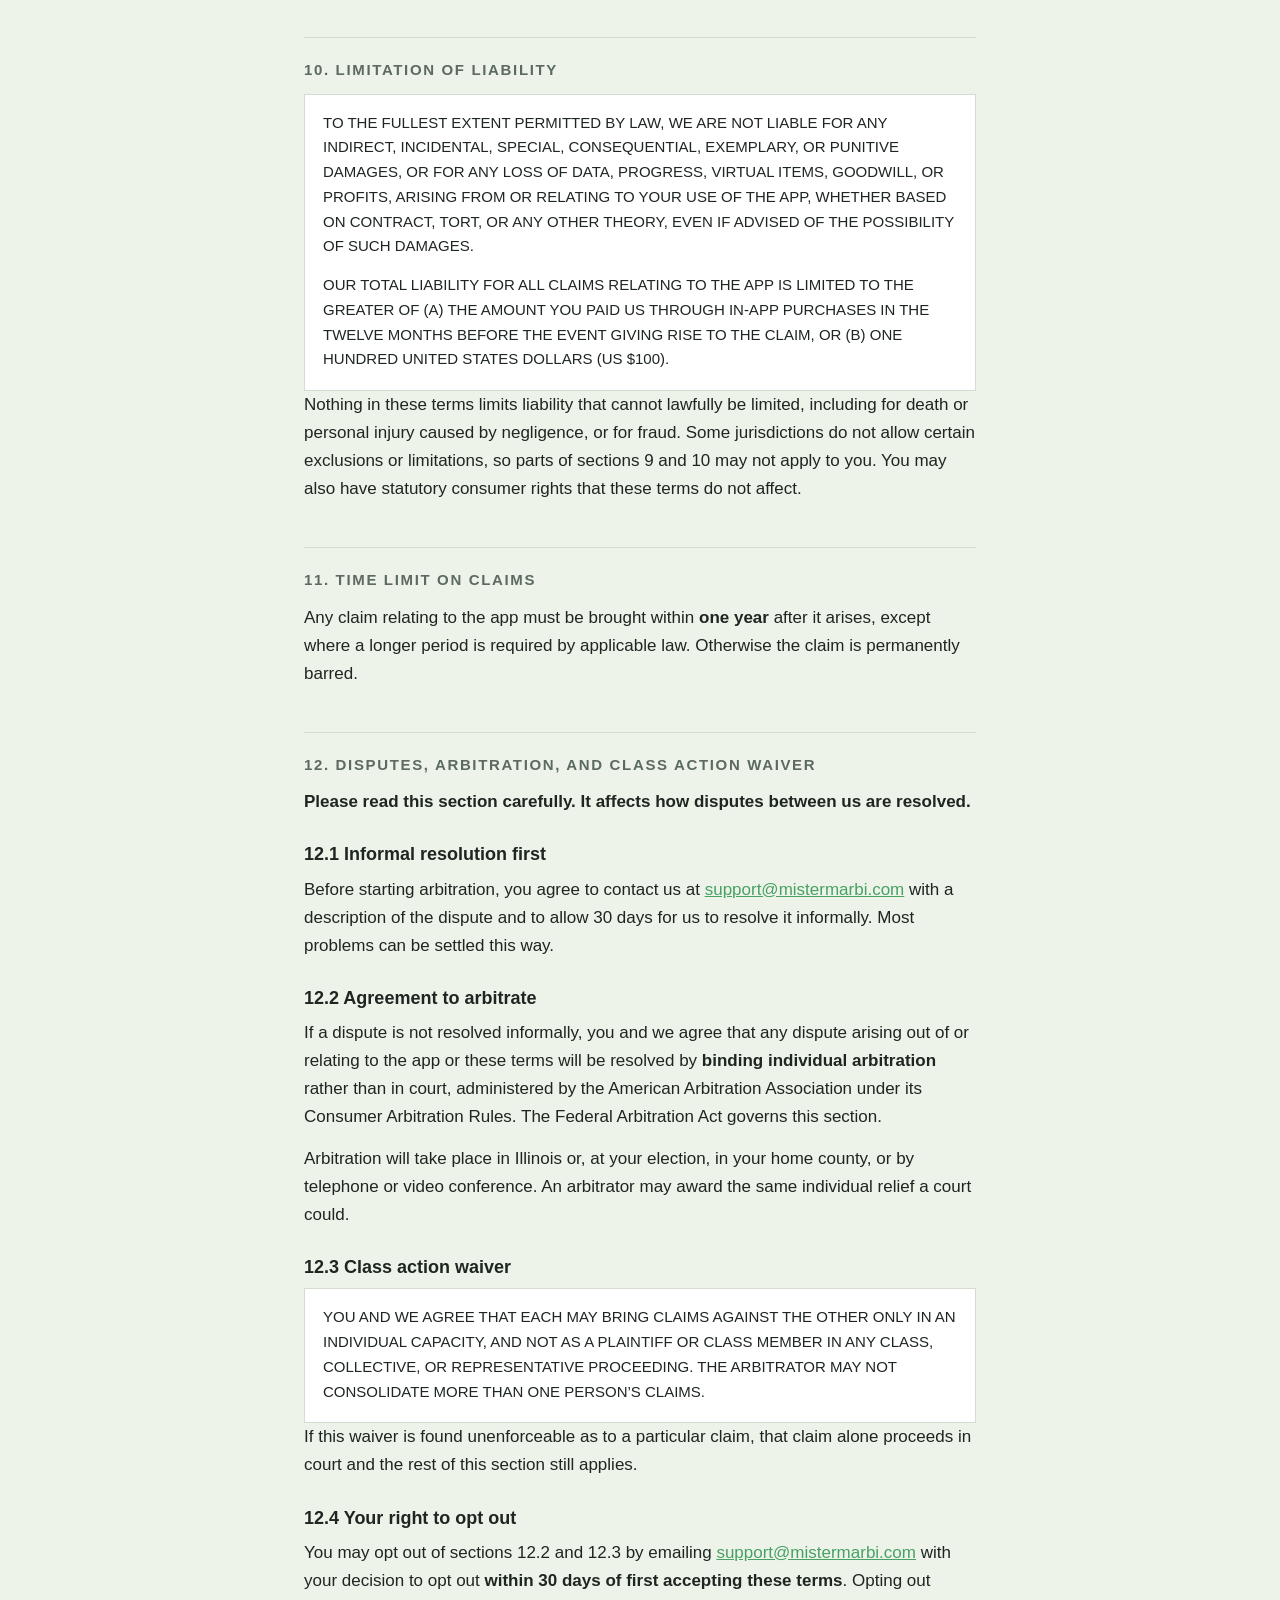
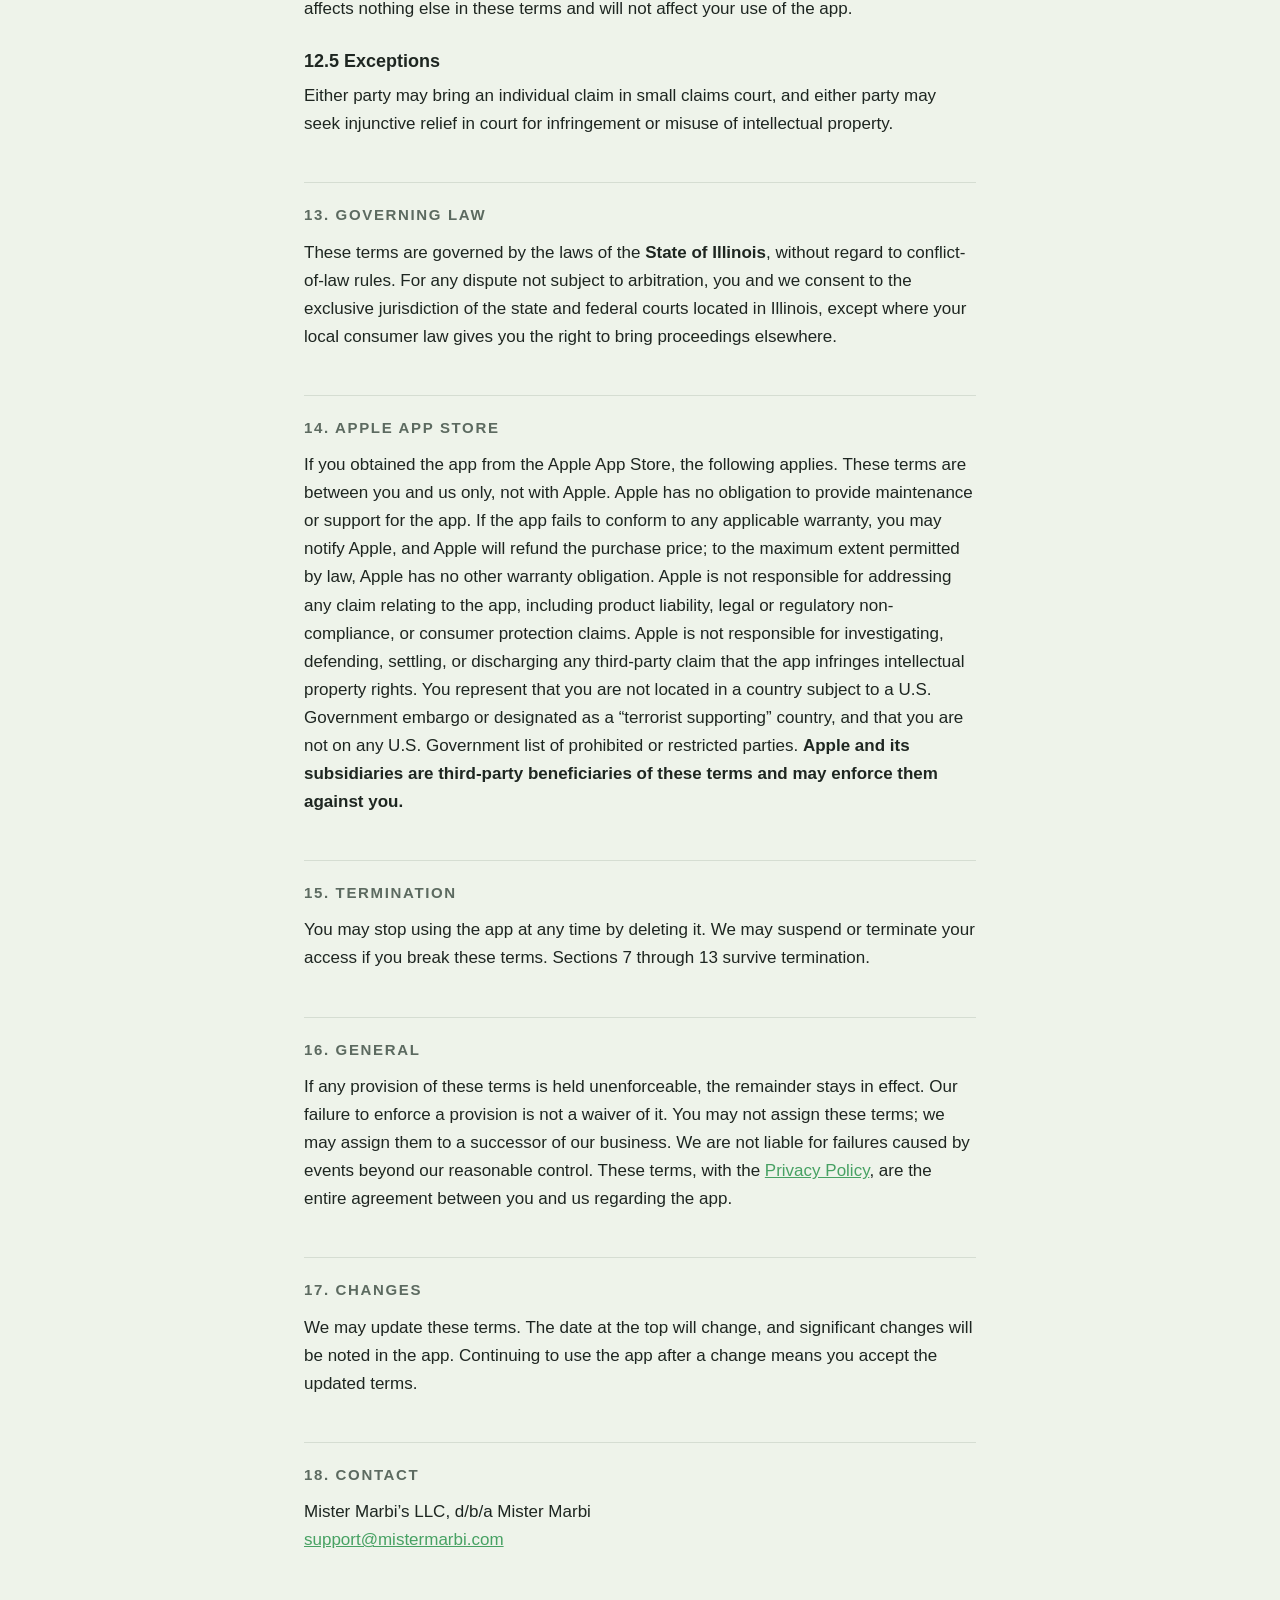
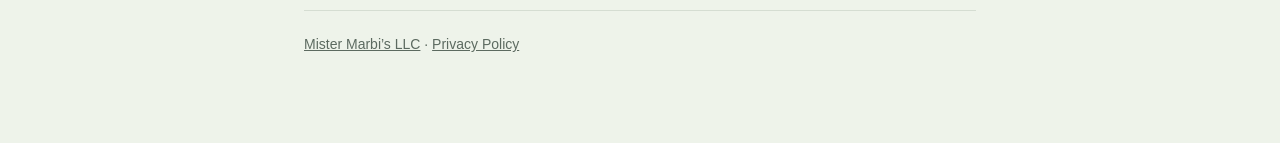
<file: brinkfall/terms.html>
<!DOCTYPE html>
<html lang="en">
<head>
<meta charset="utf-8">
<meta name="viewport" content="width=device-width, initial-scale=1">
<title>Terms of Service — Brinkfall</title>
<meta name="description" content="Terms of service for the Brinkfall mobile game by Mister Marbi's LLC.">
<link rel="stylesheet" href="style.css">
</head>
<body>

<header>
  <div class="bar">
    <h1 class="wordmark"><a href="/">BRINKFALL</a></h1>
    <p class="doctype">Terms of Service</p>
  </div>
</header>

<main>

<p class="updated">Last updated: August 29, 2026</p>

<div class="summary">
  <p><strong>Section 12 requires most disputes to be resolved by individual
  arbitration rather than in court, and waives your right to participate in a
  class action.</strong></p>
  <p>You can opt out of arbitration within 30 days of first accepting these
  terms by emailing
  <a href="mailto:support@mistermarbi.com">support@mistermarbi.com</a>.
  Opting out does not affect anything else here.</p>
</div>

<p>These terms govern your use of the Brinkfall mobile game (the
&ldquo;app&rdquo;), published by <strong>Mister Marbi&rsquo;s LLC</strong>, an
Illinois limited liability company doing business as <strong>Mister
Marbi</strong> (&ldquo;we&rdquo;, &ldquo;us&rdquo;).</p>

<p>By installing or using the app, you agree to these terms. If you do not
agree, do not use the app.</p>

<h2>1. Eligibility</h2>
<p>You must be at least 13 years old to use the app. If you are under 18, you
may use it only with the involvement and consent of a parent or legal
guardian, who agrees to these terms on your behalf and is responsible for
your use of the app, including any purchases.</p>

<h2>2. Licence</h2>
<p>We grant you a personal, non-exclusive, non-transferable, revocable licence
to install and use the app on devices you own or control, for your own
non-commercial entertainment.</p>
<p>You may not copy, modify, reverse engineer, decompile, translate, rent,
lease, sell, sublicense, or distribute the app or any part of it, except
where that restriction is prohibited by applicable law.</p>

<h2>3. Purchases and virtual items</h2>
<ul>
  <li><strong>Purchases are handled by the platform store</strong> &mdash;
  Google Play or the Apple App Store &mdash; under that store&rsquo;s terms
  and payment policies.</li>
  <li><strong>Virtual items are a licence, not property.</strong> You do not
  own them, they have no monetary value, they cannot be exchanged for money,
  and they cannot be transferred between accounts, devices, or players.</li>
  <li><strong>Refunds</strong> are governed by the store you purchased
  through. Requests go to Google or Apple, not to us, and are subject to
  their rules.</li>
  <li><strong>Unlocks are stored on your device.</strong> If you delete the
  app, change device, or reset your device, unlocks may not carry over. Use
  the restore option in the store screen where available.</li>
</ul>
<p>We may add, change, rebalance, or withdraw virtual items and game content
at any time, including items you have already purchased, where necessary to
keep the game working or balanced.</p>

<h2>4. Multiplayer conduct</h2>
<p>When playing against other people, you agree not to:</p>
<ul>
  <li>Use modified or unofficial clients, automation, or any tool intended to
  give an unfair advantage</li>
  <li>Interfere with, overload, or attempt to gain unauthorised access to the
  matchmaking service or to another player&rsquo;s match</li>
  <li>Deliberately abandon matches, manipulate results, or arrange outcomes
  with another player in order to affect standings</li>
  <li>Use the app for any unlawful purpose</li>
</ul>
<p>We may suspend or block access to multiplayer features if we reasonably
believe these terms have been broken. Because the app has no account sign-up,
such blocks apply to the anonymous identifier on the device.</p>

<h2>5. Availability</h2>
<p>Multiplayer depends on internet connectivity and third-party
infrastructure. We do not guarantee the service will be available,
uninterrupted, or error-free, and we may modify, suspend, or discontinue any
part of it &mdash; including multiplayer entirely &mdash; at any time.</p>
<p>Single-player content does not require a connection and will continue to
work if multiplayer is discontinued.</p>
<p>We may release updates and may require you to install one to continue
using the app.</p>

<h2>6. Match data</h2>
<p>Match data, including the board, placements, and moves, is stored on our
service to run and synchronise the match. We may remove completed or
abandoned matches at any time. See the
<a href="privacy.html">Privacy Policy</a> for detail.</p>

<h2>7. Intellectual property</h2>
<p>The app, its name, artwork, characters, audio, and code are owned by us and
protected by copyright and trademark law. Nothing in these terms transfers
any of those rights to you.</p>

<h2>8. Indemnification</h2>
<p>You agree to indemnify, defend, and hold harmless Mister Marbi&rsquo;s LLC
and its members, officers, and agents from any claim, demand, loss,
liability, or expense, including reasonable attorneys&rsquo; fees, arising
out of your use of the app, your violation of these terms, or your violation
of any law or the rights of a third party.</p>

<h2>9. Disclaimers</h2>
<div class="caps">
  <p>TO THE FULLEST EXTENT PERMITTED BY LAW, THE APP IS PROVIDED
  &ldquo;AS IS&rdquo; AND &ldquo;AS AVAILABLE&rdquo;, WITHOUT WARRANTIES OF
  ANY KIND, EXPRESS OR IMPLIED, INCLUDING ANY IMPLIED WARRANTIES OF
  MERCHANTABILITY, FITNESS FOR A PARTICULAR PURPOSE, TITLE, AND
  NON-INFRINGEMENT.</p>
  <p>WE DO NOT WARRANT THAT THE APP WILL MEET YOUR REQUIREMENTS, OPERATE
  WITHOUT INTERRUPTION, OR BE FREE OF DEFECTS, OR THAT DATA, PROGRESS, OR
  VIRTUAL ITEMS WILL NOT BE LOST.</p>
</div>

<h2>10. Limitation of liability</h2>
<div class="caps">
  <p>TO THE FULLEST EXTENT PERMITTED BY LAW, WE ARE NOT LIABLE FOR ANY
  INDIRECT, INCIDENTAL, SPECIAL, CONSEQUENTIAL, EXEMPLARY, OR PUNITIVE
  DAMAGES, OR FOR ANY LOSS OF DATA, PROGRESS, VIRTUAL ITEMS, GOODWILL, OR
  PROFITS, ARISING FROM OR RELATING TO YOUR USE OF THE APP, WHETHER BASED ON
  CONTRACT, TORT, OR ANY OTHER THEORY, EVEN IF ADVISED OF THE POSSIBILITY OF
  SUCH DAMAGES.</p>
  <p>OUR TOTAL LIABILITY FOR ALL CLAIMS RELATING TO THE APP IS LIMITED TO THE
  GREATER OF (A) THE AMOUNT YOU PAID US THROUGH IN-APP PURCHASES IN THE
  TWELVE MONTHS BEFORE THE EVENT GIVING RISE TO THE CLAIM, OR (B) ONE HUNDRED
  UNITED STATES DOLLARS (US $100).</p>
</div>
<p>Nothing in these terms limits liability that cannot lawfully be limited,
including for death or personal injury caused by negligence, or for fraud.
Some jurisdictions do not allow certain exclusions or limitations, so parts
of sections 9 and 10 may not apply to you. You may also have statutory
consumer rights that these terms do not affect.</p>

<h2>11. Time limit on claims</h2>
<p>Any claim relating to the app must be brought within <strong>one year</strong>
after it arises, except where a longer period is required by applicable law.
Otherwise the claim is permanently barred.</p>

<h2>12. Disputes, arbitration, and class action waiver</h2>
<p><strong>Please read this section carefully. It affects how disputes between
us are resolved.</strong></p>

<h3>12.1 Informal resolution first</h3>
<p>Before starting arbitration, you agree to contact us at
<a href="mailto:support@mistermarbi.com">support@mistermarbi.com</a>
with a description of the dispute and to allow 30 days for us to resolve it
informally. Most problems can be settled this way.</p>

<h3>12.2 Agreement to arbitrate</h3>
<p>If a dispute is not resolved informally, you and we agree that any dispute
arising out of or relating to the app or these terms will be resolved by
<strong>binding individual arbitration</strong> rather than in court,
administered by the American Arbitration Association under its Consumer
Arbitration Rules. The Federal Arbitration Act governs this section.</p>
<p>Arbitration will take place in Illinois or, at your election, in your home
county, or by telephone or video conference. An arbitrator may award the same
individual relief a court could.</p>

<h3>12.3 Class action waiver</h3>
<div class="caps">
  <p>YOU AND WE AGREE THAT EACH MAY BRING CLAIMS AGAINST THE OTHER ONLY IN AN
  INDIVIDUAL CAPACITY, AND NOT AS A PLAINTIFF OR CLASS MEMBER IN ANY CLASS,
  COLLECTIVE, OR REPRESENTATIVE PROCEEDING. THE ARBITRATOR MAY NOT CONSOLIDATE
  MORE THAN ONE PERSON&rsquo;S CLAIMS.</p>
</div>
<p>If this waiver is found unenforceable as to a particular claim, that claim
alone proceeds in court and the rest of this section still applies.</p>

<h3>12.4 Your right to opt out</h3>
<p>You may opt out of sections 12.2 and 12.3 by emailing
<a href="mailto:support@mistermarbi.com">support@mistermarbi.com</a>
with your decision to opt out <strong>within 30 days of first accepting these
terms</strong>. Opting out affects nothing else in these terms and will not
affect your use of the app.</p>

<h3>12.5 Exceptions</h3>
<p>Either party may bring an individual claim in small claims court, and
either party may seek injunctive relief in court for infringement or misuse
of intellectual property.</p>

<h2>13. Governing law</h2>
<p>These terms are governed by the laws of the <strong>State of
Illinois</strong>, without regard to conflict-of-law rules. For any dispute
not subject to arbitration, you and we consent to the exclusive jurisdiction
of the state and federal courts located in Illinois, except where your local
consumer law gives you the right to bring proceedings elsewhere.</p>

<h2>14. Apple App Store</h2>
<p>If you obtained the app from the Apple App Store, the following applies.
These terms are between you and us only, not with Apple. Apple has no
obligation to provide maintenance or support for the app. If the app fails to
conform to any applicable warranty, you may notify Apple, and Apple will
refund the purchase price; to the maximum extent permitted by law, Apple has
no other warranty obligation. Apple is not responsible for addressing any
claim relating to the app, including product liability, legal or regulatory
non-compliance, or consumer protection claims. Apple is not responsible for
investigating, defending, settling, or discharging any third-party claim that
the app infringes intellectual property rights. You represent that you are
not located in a country subject to a U.S. Government embargo or designated
as a &ldquo;terrorist supporting&rdquo; country, and that you are not on any
U.S. Government list of prohibited or restricted parties.
<strong>Apple and its subsidiaries are third-party beneficiaries of these
terms and may enforce them against you.</strong></p>

<h2>15. Termination</h2>
<p>You may stop using the app at any time by deleting it. We may suspend or
terminate your access if you break these terms. Sections 7 through 13
survive termination.</p>

<h2>16. General</h2>
<p>If any provision of these terms is held unenforceable, the remainder stays
in effect. Our failure to enforce a provision is not a waiver of it. You may
not assign these terms; we may assign them to a successor of our business.
We are not liable for failures caused by events beyond our reasonable
control. These terms, with the <a href="privacy.html">Privacy Policy</a>, are
the entire agreement between you and us regarding the app.</p>

<h2>17. Changes</h2>
<p>We may update these terms. The date at the top will change, and
significant changes will be noted in the app. Continuing to use the app after
a change means you accept the updated terms.</p>

<h2>18. Contact</h2>
<p>Mister Marbi&rsquo;s LLC, d/b/a Mister Marbi<br>
<a href="mailto:support@mistermarbi.com">support@mistermarbi.com</a></p>

<footer>
  <p><a href="/">Mister Marbi&rsquo;s LLC</a> &middot;
     <a href="privacy.html">Privacy Policy</a></p>
</footer>

</main>
</body>
</html>
</file>
<file: site.css>
/* ==========================================================
   mistermarbi.com — site styles
   Black and white first. Greys do the quiet work.
   ========================================================== */

:root {
  --bg: #0a0a0a;
  --surface: #111111;
  --line: #222222;
  --line-strong: #333333;
  --text: #f5f5f4;
  --muted: #a3a3a3;
  --faint: #6b6b6b;
  --live: #9fbf9a;          /* soft sage, used only for "live" status */
  --radius: 14px;
  --max: 1120px;
  --sans: -apple-system, BlinkMacSystemFont, "Segoe UI", "Helvetica Neue",
          Roboto, Arial, sans-serif;
}

* { box-sizing: border-box; }

html {
  -webkit-text-size-adjust: 100%;
  scroll-behavior: smooth;
}

body {
  margin: 0;
  background: var(--bg);
  color: var(--text);
  font: 400 17px/1.65 var(--sans);
  -webkit-font-smoothing: antialiased;
}

a { color: inherit; }

a:focus-visible,
.btn:focus-visible {
  outline: 2px solid var(--text);
  outline-offset: 3px;
}

.wrap {
  max-width: var(--max);
  margin: 0 auto;
  padding: 0 28px;
}

/* ---------- Top bar ---------- */

.topbar {
  position: sticky;
  top: 0;
  z-index: 10;
  background: rgba(10, 10, 10, 0.82);
  -webkit-backdrop-filter: saturate(140%) blur(12px);
  backdrop-filter: saturate(140%) blur(12px);
  border-bottom: 1px solid var(--line);
}

.topbar .wrap {
  display: flex;
  align-items: center;
  justify-content: space-between;
  height: 64px;
}

.wordmark {
  font-weight: 700;
  font-size: 15px;
  letter-spacing: 0.22em;
  text-decoration: none;
  white-space: nowrap;
}

.nav {
  display: flex;
  gap: 28px;
}

.nav a {
  font-size: 14px;
  color: var(--muted);
  text-decoration: none;
  transition: color 0.2s ease;
}

.nav a:hover { color: var(--text); }

/* ---------- Hero ---------- */

.hero {
  padding: 140px 0 120px;
  border-bottom: 1px solid var(--line);
  background:
    radial-gradient(ellipse 60% 50% at 50% 0%, rgba(255, 255, 255, 0.06), transparent 70%);
}

.eyebrow {
  font-size: 13px;
  letter-spacing: 0.18em;
  text-transform: uppercase;
  color: var(--muted);
  margin: 0 0 22px;
}

.hero h1 {
  font-size: clamp(44px, 7.4vw, 92px);
  line-height: 1.02;
  letter-spacing: -0.035em;
  font-weight: 650;
  margin: 0 0 28px;
  max-width: 19ch;
}

.hero h1 span { color: var(--faint); }

.hero .lede {
  font-size: clamp(18px, 2vw, 21px);
  color: var(--muted);
  max-width: 34em;
  margin: 0 0 40px;
}

.actions {
  display: flex;
  flex-wrap: wrap;
  gap: 12px;
}

.btn {
  display: inline-flex;
  align-items: center;
  gap: 8px;
  height: 48px;
  padding: 0 22px;
  border-radius: 999px;
  font-size: 15px;
  font-weight: 550;
  text-decoration: none;
  border: 1px solid var(--text);
  transition: background 0.2s ease, color 0.2s ease, border-color 0.2s ease;
}

.btn-solid {
  background: var(--text);
  color: var(--bg);
}

.btn-solid:hover { background: #d6d6d3; border-color: #d6d6d3; }

.btn-ghost {
  background: transparent;
  color: var(--text);
  border-color: var(--line-strong);
}

.btn-ghost:hover { border-color: var(--text); }

/* ---------- Sections ---------- */

.section {
  padding: 110px 0;
  border-bottom: 1px solid var(--line);
}

.section-head {
  display: grid;
  grid-template-columns: 1fr 2fr;
  gap: 40px;
  margin-bottom: 56px;
}

.section-head .eyebrow { margin: 6px 0 0; }

.section-head h2 {
  font-size: clamp(30px, 3.6vw, 44px);
  line-height: 1.12;
  letter-spacing: -0.025em;
  font-weight: 620;
  margin: 0;
}

/* ---------- What we make ---------- */

.cards {
  display: grid;
  grid-template-columns: repeat(2, 1fr);
  gap: 20px;
}

.card {
  position: relative;
  background: var(--surface);
  border: 1px solid var(--line);
  border-radius: var(--radius);
  padding: 36px 34px 34px;
  transition: border-color 0.25s ease, transform 0.25s ease;
}

.card:hover {
  border-color: var(--line-strong);
  transform: translateY(-3px);
}

.card .num {
  font-size: 13px;
  color: var(--faint);
  letter-spacing: 0.1em;
  margin: 0 0 56px;
}

.card h3 {
  font-size: 26px;
  letter-spacing: -0.02em;
  font-weight: 620;
  margin: 0 0 12px;
}

.card p {
  color: var(--muted);
  margin: 0 0 26px;
}

.status {
  display: inline-flex;
  align-items: center;
  gap: 9px;
  font-size: 13px;
  letter-spacing: 0.06em;
  text-transform: uppercase;
  color: var(--muted);
  margin: 0;
}

.status::before {
  content: "";
  width: 7px;
  height: 7px;
  border-radius: 50%;
  background: var(--faint);
}

.status.live::before {
  background: var(--live);
  box-shadow: 0 0 0 4px rgba(159, 191, 154, 0.12);
}

/* ---------- Expandable card (Online tools) ---------- */

.cards { align-items: start; }

.card-head { position: relative; }

.card-expand .card-head { padding-bottom: 26px; }

.card-toggle {
  font: inherit;
  color: inherit;
  letter-spacing: inherit;
  background: none;
  border: 0;
  padding: 0;
  margin: 0;
  text-align: left;
  cursor: pointer;
}

/* the whole top of the card is the click target */
.js .card-toggle::after {
  content: "";
  position: absolute;
  inset: -36px -34px 0;
  border-radius: var(--radius) var(--radius) 0 0;
}

.card-toggle:focus-visible { outline: none; }
.card-toggle:focus-visible::after {
  outline: 2px solid var(--text);
  outline-offset: -2px;
}

.card-foot .status { margin: 0; }

.card-foot {
  display: flex;
  align-items: center;
  justify-content: space-between;
  gap: 16px;
}

.toggle-hint { display: none; }

.js .toggle-hint {
  display: inline-flex;
  align-items: center;
  gap: 12px;
  font-size: 13px;
  letter-spacing: 0.06em;
  text-transform: uppercase;
  color: var(--faint);
  transition: color 0.25s ease;
}

.plus {
  position: relative;
  width: 28px;
  height: 28px;
  border: 1px solid var(--line-strong);
  border-radius: 50%;
  transition: border-color 0.25s ease, transform 0.45s cubic-bezier(0.2, 0.7, 0.2, 1);
}

.plus::before,
.plus::after {
  content: "";
  position: absolute;
  left: 50%;
  top: 50%;
  width: 10px;
  height: 1.5px;
  background: var(--text);
  transform: translate(-50%, -50%);
  transition: transform 0.45s cubic-bezier(0.2, 0.7, 0.2, 1);
}

.plus::after { transform: translate(-50%, -50%) rotate(90deg); }

.card-expand:hover .toggle-hint { color: var(--muted); }
.card-expand:hover .plus { border-color: var(--muted); }

.card-expand.open { border-color: var(--line-strong); transform: none; }
.card-expand.open .toggle-hint { color: var(--text); }
.card-expand.open .plus { transform: rotate(180deg); border-color: var(--text); }
.card-expand.open .plus::after { transform: translate(-50%, -50%) rotate(0deg); }

/* drawer: open by default without JS, animated with JS */
.drawer {
  display: grid;
  grid-template-rows: 1fr;
}

.js .drawer {
  grid-template-rows: 0fr;
  transition: grid-template-rows 0.5s cubic-bezier(0.2, 0.7, 0.2, 1);
}

.js .card-expand.open .drawer { grid-template-rows: 1fr; }

.drawer-inner {
  min-height: 0;
  overflow: hidden;
  margin: 0 -12px;
  padding: 0 12px;
}

.tool-list {
  list-style: none;
  margin: 2px 0 0;
  padding: 0;
  border-top: 1px solid var(--line);
}

.tool-list li { border-bottom: 1px solid var(--line); }
.tool-list li:last-child { border-bottom: 0; }

.js .tool-list li {
  opacity: 0;
  transform: translateY(8px);
  transition: opacity 0.3s ease, transform 0.4s cubic-bezier(0.2, 0.7, 0.2, 1);
}

.js .card-expand.open .tool-list li {
  opacity: 1;
  transform: none;
  transition-delay: calc(0.12s + var(--i, 0) * 0.07s);
}

.tool {
  display: grid;
  grid-template-columns: 1fr auto auto;
  align-items: center;
  gap: 6px 18px;
  padding: 18px 12px;
  margin: 0 -12px;
  border-radius: 10px;
  text-decoration: none;
  transition: background 0.2s ease;
}

.tool:hover { background: rgba(255, 255, 255, 0.035); }

.tool-text { display: block; min-width: 0; }

.tool-name {
  display: block;
  font-size: 16px;
  font-weight: 600;
  color: var(--text);
}

.tool-desc {
  display: block;
  font-size: 14px;
  line-height: 1.5;
  color: var(--muted);
  margin-top: 2px;
}

.tool-url {
  font-size: 12.5px;
  color: var(--faint);
  white-space: nowrap;
}

.tool-arrow {
  color: var(--faint);
  font-size: 16px;
  transition: transform 0.25s ease, color 0.25s ease;
}

.tool:hover .tool-arrow {
  color: var(--text);
  transform: translate(2px, -2px);
}

/* ---------- About ---------- */

.principles {
  display: grid;
  grid-template-columns: repeat(3, 1fr);
  border-top: 1px solid var(--line);
}

.principle {
  padding: 34px 32px 8px 0;
}

.principle + .principle {
  padding-left: 32px;
  border-left: 1px solid var(--line);
}

.principle h3 {
  font-size: 18px;
  font-weight: 600;
  margin: 0 0 10px;
}

.principle p {
  color: var(--muted);
  margin: 0;
}

.closing {
  margin: 64px 0 0;
  font-size: clamp(20px, 2.2vw, 26px);
  line-height: 1.45;
  letter-spacing: -0.01em;
  max-width: 30em;
  color: var(--muted);
}

.closing strong {
  color: var(--text);
  font-weight: 560;
}

/* ---------- Contact ---------- */

.contact {
  padding: 130px 0;
  text-align: center;
}

.contact h2 {
  font-size: clamp(36px, 5vw, 60px);
  letter-spacing: -0.03em;
  font-weight: 640;
  line-height: 1.08;
  margin: 0 0 18px;
}

.contact p {
  color: var(--muted);
  margin: 0 auto 36px;
  max-width: 32em;
}

.contact .actions { justify-content: center; }

.address {
  margin-top: 40px !important;
  font-size: 14px;
  color: var(--faint) !important;
}

/* ---------- Footer ---------- */

.footer {
  border-top: 1px solid var(--line);
  padding: 32px 0 40px;
  font-size: 14px;
  color: var(--faint);
}

.footer .wrap {
  display: flex;
  flex-wrap: wrap;
  justify-content: space-between;
  gap: 14px;
}

.footer nav {
  display: flex;
  gap: 24px;
}

.footer a {
  color: var(--muted);
  text-decoration: none;
}

.footer a:hover { color: var(--text); }

/* ---------- Legal pages ---------- */

.legal {
  max-width: 720px;
  margin: 0 auto;
  padding: 90px 28px 100px;
}

.legal h1 {
  font-size: clamp(36px, 5vw, 52px);
  letter-spacing: -0.03em;
  font-weight: 640;
  line-height: 1.1;
  margin: 0 0 14px;
}

.legal .updated {
  color: var(--faint);
  font-size: 14px;
  margin: 0 0 44px;
}

.legal h2 {
  font-size: 20px;
  font-weight: 600;
  letter-spacing: -0.01em;
  margin: 48px 0 12px;
  padding-top: 28px;
  border-top: 1px solid var(--line);
}

.legal p,
.legal li {
  color: #cfcfcd;
  margin: 0 0 14px;
}

.legal ul { padding-left: 22px; }

.legal strong { color: var(--text); font-weight: 600; }

.legal a { text-decoration-color: var(--faint); text-underline-offset: 3px; }

.summary {
  background: var(--surface);
  border: 1px solid var(--line);
  border-radius: var(--radius);
  padding: 26px 28px 14px;
  margin: 0 0 12px;
}

/* ---------- Small screens ---------- */

@media (max-width: 820px) {
  .section-head { grid-template-columns: 1fr; gap: 14px; margin-bottom: 40px; }
  .cards { grid-template-columns: 1fr; }
  .principles { grid-template-columns: 1fr; }
  .principle,
  .principle + .principle {
    padding: 28px 0;
    border-left: 0;
    border-bottom: 1px solid var(--line);
  }
}

@media (max-width: 560px) {
  body { font-size: 16px; }
  .wrap { padding: 0 22px; }
  .nav { gap: 18px; }
  .nav a[href="#about"] { display: none; }
  .hero { padding: 96px 0 84px; }
  .section { padding: 80px 0; }
  .contact { padding: 96px 0; }
  .card { padding: 30px 26px 28px; }
  .card .num { margin-bottom: 40px; }
  .btn { height: 46px; }
  .legal { padding: 64px 22px 80px; }
  .js .card-toggle::after { inset: -30px -26px 0; }
  .tool { grid-template-columns: 1fr auto; }
  .tool-url { grid-column: 1; grid-row: 2; }
  .tool-arrow { grid-column: 2; grid-row: 1 / span 2; }
}

@media (prefers-reduced-motion: reduce) {
  html { scroll-behavior: auto; }
  .card, .btn, .nav a { transition: none; }
  .card:hover { transform: none; }
  .js .drawer,
  .js .tool-list li,
  .plus, .plus::before, .plus::after,
  .tool, .tool-arrow { transition: none; }
  .js .card-expand.open .tool-list li { transition-delay: 0s; }
}
</file>
<file: brinkfall/style.css>
:root {
  --night: #16243a;
  --ink: #1e2621;
  --ink-soft: #5c6a60;
  --paper: #eef3ea;
  --card: #ffffff;
  --green: #47a163;
  --rule: #d5ddd2;
}

* { box-sizing: border-box; }

html { -webkit-text-size-adjust: 100%; }

body {
  margin: 0;
  background: var(--paper);
  color: var(--ink);
  font: 400 17px/1.65 -apple-system, BlinkMacSystemFont, "Segoe UI", Roboto,
        "Helvetica Neue", Arial, sans-serif;
}

header {
  background: var(--night);
  padding: 34px 24px 30px;
}

.bar { max-width: 720px; margin: 0 auto; }

.wordmark {
  font: 700 34px/1 "Iowan Old Style", Palatino, "Palatino Linotype",
        Georgia, serif;
  letter-spacing: 0.06em;
  color: #f2f5ef;
  margin: 0;
}

.wordmark a { color: inherit; text-decoration: none; }

.doctype {
  margin: 10px 0 0;
  font-size: 13px;
  letter-spacing: 0.13em;
  text-transform: uppercase;
  color: #93a7c0;
}

main {
  max-width: 720px;
  margin: 0 auto;
  padding: 40px 24px 72px;
}

.updated {
  font-size: 14px;
  color: var(--ink-soft);
  margin: 0 0 28px;
}

h2 {
  font: 600 15px/1.3 -apple-system, BlinkMacSystemFont, "Segoe UI", Roboto,
        Arial, sans-serif;
  letter-spacing: 0.11em;
  text-transform: uppercase;
  color: var(--ink-soft);
  margin: 44px 0 14px;
  padding-top: 22px;
  border-top: 1px solid var(--rule);
}

main > h2:first-of-type { margin-top: 8px; }

h3 {
  font: 600 18px/1.4 -apple-system, BlinkMacSystemFont, "Segoe UI", Roboto,
        Arial, sans-serif;
  margin: 26px 0 8px;
}

p, li { margin: 0 0 14px; }
ul { padding-left: 22px; }
li { margin-bottom: 8px; }

strong { font-weight: 600; }

a { color: var(--green); }
a:focus-visible, .wordmark a:focus-visible {
  outline: 2px solid var(--green);
  outline-offset: 3px;
}

/* The one emphasised block per page: the plain-language summary. */
.summary {
  background: var(--card);
  border-left: 4px solid var(--green);
  padding: 20px 22px 8px;
  margin: 0 0 34px;
}
.summary p:last-child { margin-bottom: 14px; }

table {
  width: 100%;
  border-collapse: collapse;
  margin: 0 0 20px;
  font-size: 15px;
}
th, td {
  text-align: left;
  padding: 10px 12px 10px 0;
  border-bottom: 1px solid var(--rule);
  vertical-align: top;
}
th {
  font-weight: 600;
  font-size: 13px;
  letter-spacing: 0.06em;
  text-transform: uppercase;
  color: var(--ink-soft);
}

.caps {
  background: var(--card);
  border: 1px solid var(--rule);
  padding: 16px 18px 4px;
  font-size: 15px;
}

footer {
  border-top: 1px solid var(--rule);
  margin-top: 56px;
  padding-top: 22px;
  font-size: 14px;
  color: var(--ink-soft);
}
footer a { color: var(--ink-soft); }

@media (max-width: 520px) {
  body { font-size: 16px; }
  .wordmark { font-size: 27px; }
  main { padding: 32px 20px 56px; }
}

/* ── Company homepage ─────────────────────────────────────────── */

.lede {
  font-size: 19px;
  line-height: 1.6;
  margin-bottom: 20px;
}

/* A product is an icon beside a block of text, stacking on narrow
   screens. The icons are square app icons, so they are given a fixed
   size rather than a percentage — an app icon scaled to the column
   reads as a picture rather than as a badge. */
.product {
  display: flex;
  gap: 20px;
  align-items: flex-start;
  background: var(--card);
  border: 1px solid var(--rule);
  padding: 22px;
  margin: 0 0 20px;
}

.badge {
  width: 84px;
  height: 84px;
  flex: 0 0 84px;
  border-radius: 18px;
}

.product-body { min-width: 0; }
.product-body h3 { margin-top: 0; }
.product-body p:last-child { margin-bottom: 0; }

.tag {
  font-size: 13px;
  letter-spacing: 0.08em;
  text-transform: uppercase;
  color: var(--ink-soft);
  margin-bottom: 12px;
}

.shot {
  width: 100%;
  height: auto;
  display: block;
  margin: 8px 0 32px;
  border: 1px solid var(--rule);
}

@media (max-width: 520px) {
  .lede { font-size: 17px; }
  .product { flex-direction: column; gap: 14px; }
  .badge { width: 68px; height: 68px; flex-basis: auto; }
}
</file>
